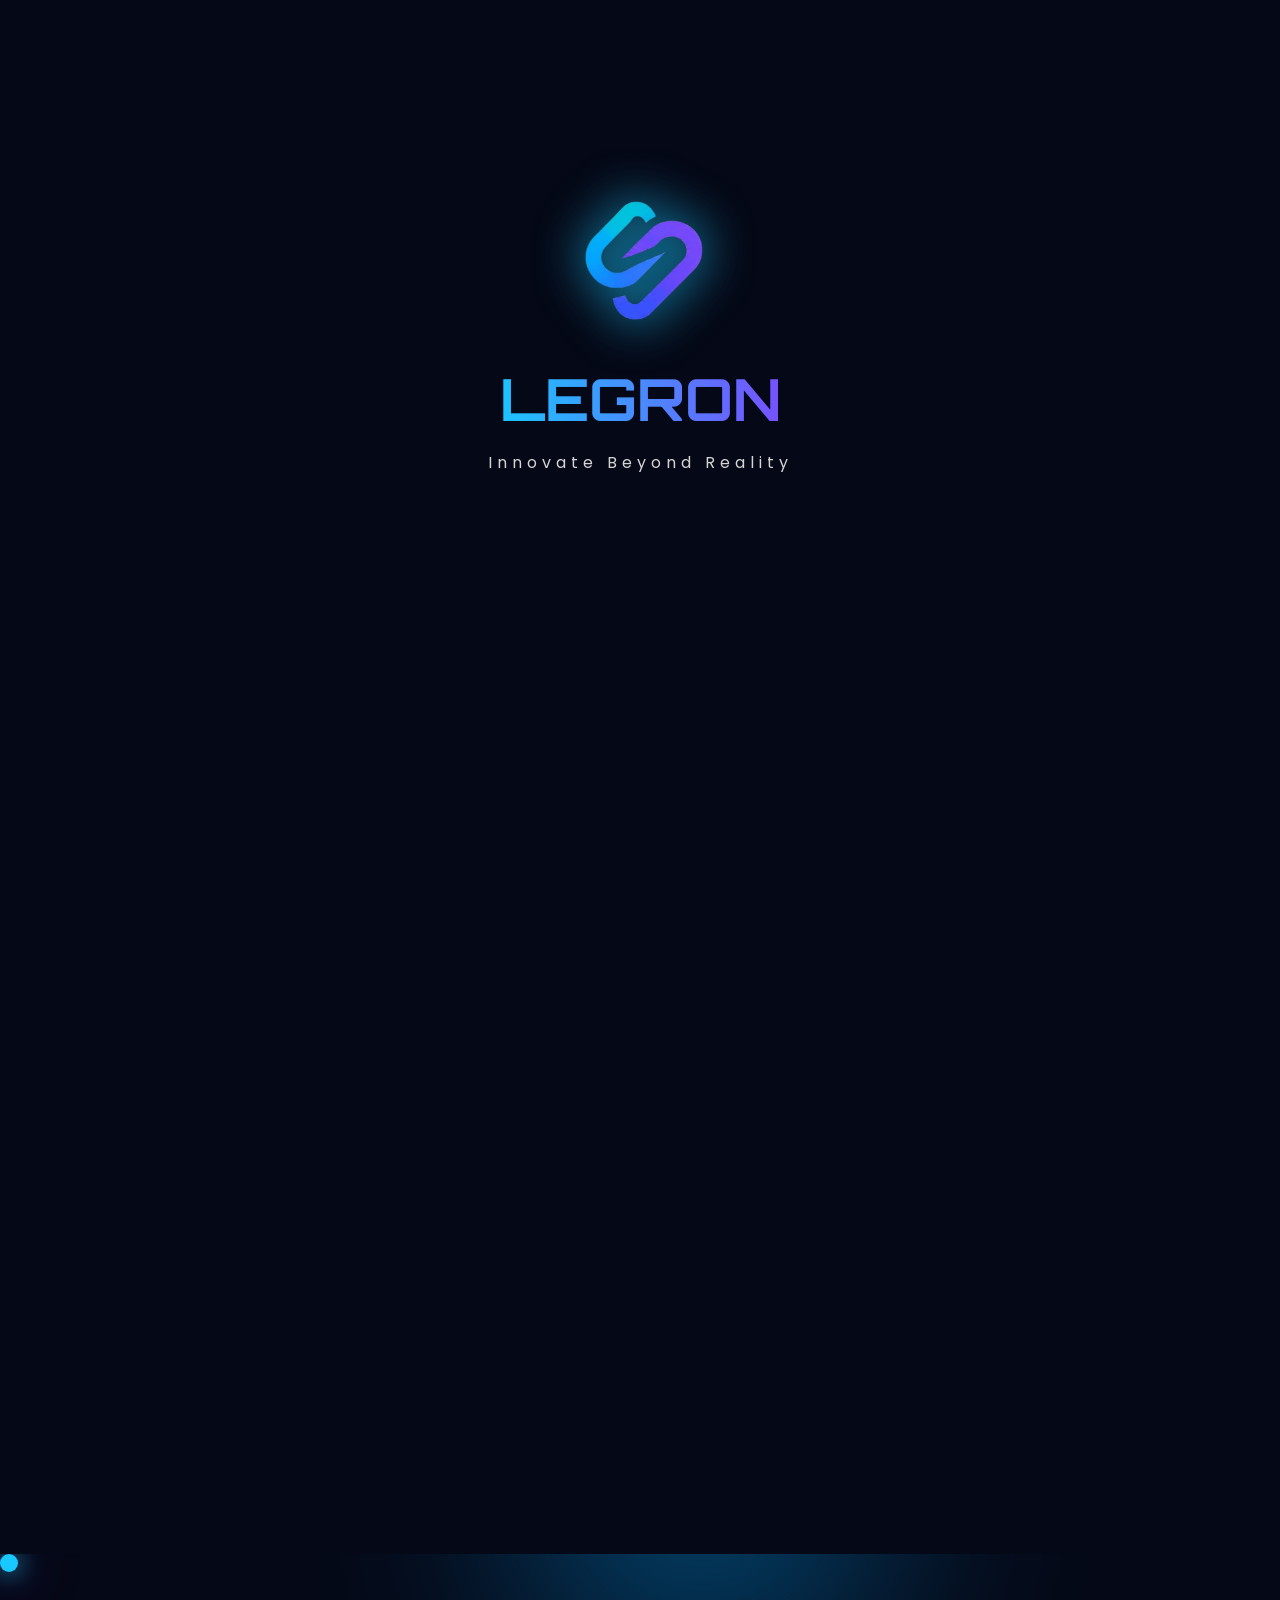
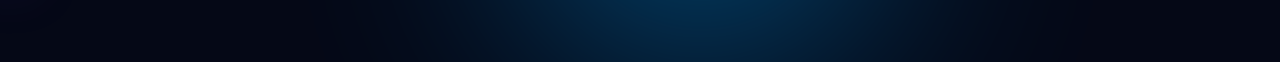
<file: index.html>
<!DOCTYPE html>
<html lang="en">
<head>

<meta charset="UTF-8">
<meta name="viewport" content="width=device-width, initial-scale=1.0">

<title>LEGRON | Innovate Beyond Reality</title>

<link rel="preconnect" href="https://fonts.googleapis.com">
<link href="https://fonts.googleapis.com/css2?family=Orbitron:wght@500;700;900&family=Poppins:wght@300;400;600;700&display=swap" rel="stylesheet">

<link rel="stylesheet" href="style.css">

</head>

<body>

<!-- ================= SPLASH SCREEN ================= -->

<div id="loader">

    <div class="loader-content">

        <img src="logo.png" class="loader-logo" alt="LEGRON Logo">
            

        <h1 class="loader-text">LEGRON</h1>

        <p>Innovate Beyond Reality</p>

    </div>

</div>

<!-- ================= BACKGROUND ================= -->

<div class="bg-circle circle1"></div>
<div class="bg-circle circle2"></div>
<div class="bg-circle circle3"></div>

<!-- ================= NAVBAR ================= -->

<header>

<nav>

<div class="logo">

<img src="logo.png" alt="Logo">

<span>LEGRON</span>

</div>

<ul>

<li><a href="index.html" class="active">Home</a></li>

<li><a href="problem.html" >problem</a></li>

<li><a href="solution.html" >solution</a></li>

<li><a href="features.html" >features</a></li>

<li><a href="about.html">About</a></li>

<li><a href="contact.html">Contact</a></li>

</ul>

</nav>

</header>

<!-- ================= HERO ================= -->

<section class="hero">

<div class="hero-left">

    <h4>WELCOME TO LEGRON</h4>

    <h1>

    Innovate Beyond

    <span>Reality</span>

    </h1>

    <p>

    LEGRON is an AI-powered technology company delivering
    Artificial Intelligence, Automation, Machine Learning,
    Cloud Solutions, and futuristic digital products.

    </p>

<!-- </div> -->
<!-- 
    <div class="hero-right">

        <div class="glass-card">

            <h3>AI Dashboard</h3>

                <div class="stats">

                    <div>

                        <h2>0+</h2>

                        <p>Projects</p>

                    </div>

                        <div>

                        <h2>0+</h2>

                        <p>Clients</p>

                    </div>

                        <div>

                            <h2>0</h2>

                            <p>Success</p>

                        </div>

                </div>

        </div>

    </div>

    </section> -->


    <!-- ================= START BUTTON ================= -->

    <section class="start-section">

    <div class="water-ring"></div>

    <a href="problem.html" class="liquid-btn" id="startBtn">

    <span>START</span>

    <div class="shine"></div>

    <div class="wave"></div>

    </a>
</div>
    </section>

<!-- ================= FOOTER ================= -->

<footer>

<p>

© 2026 LEGRON Technologies. All Rights Reserved.

</p>

</footer>

<script src="script.js"></script>

</body>
</html>
</file>
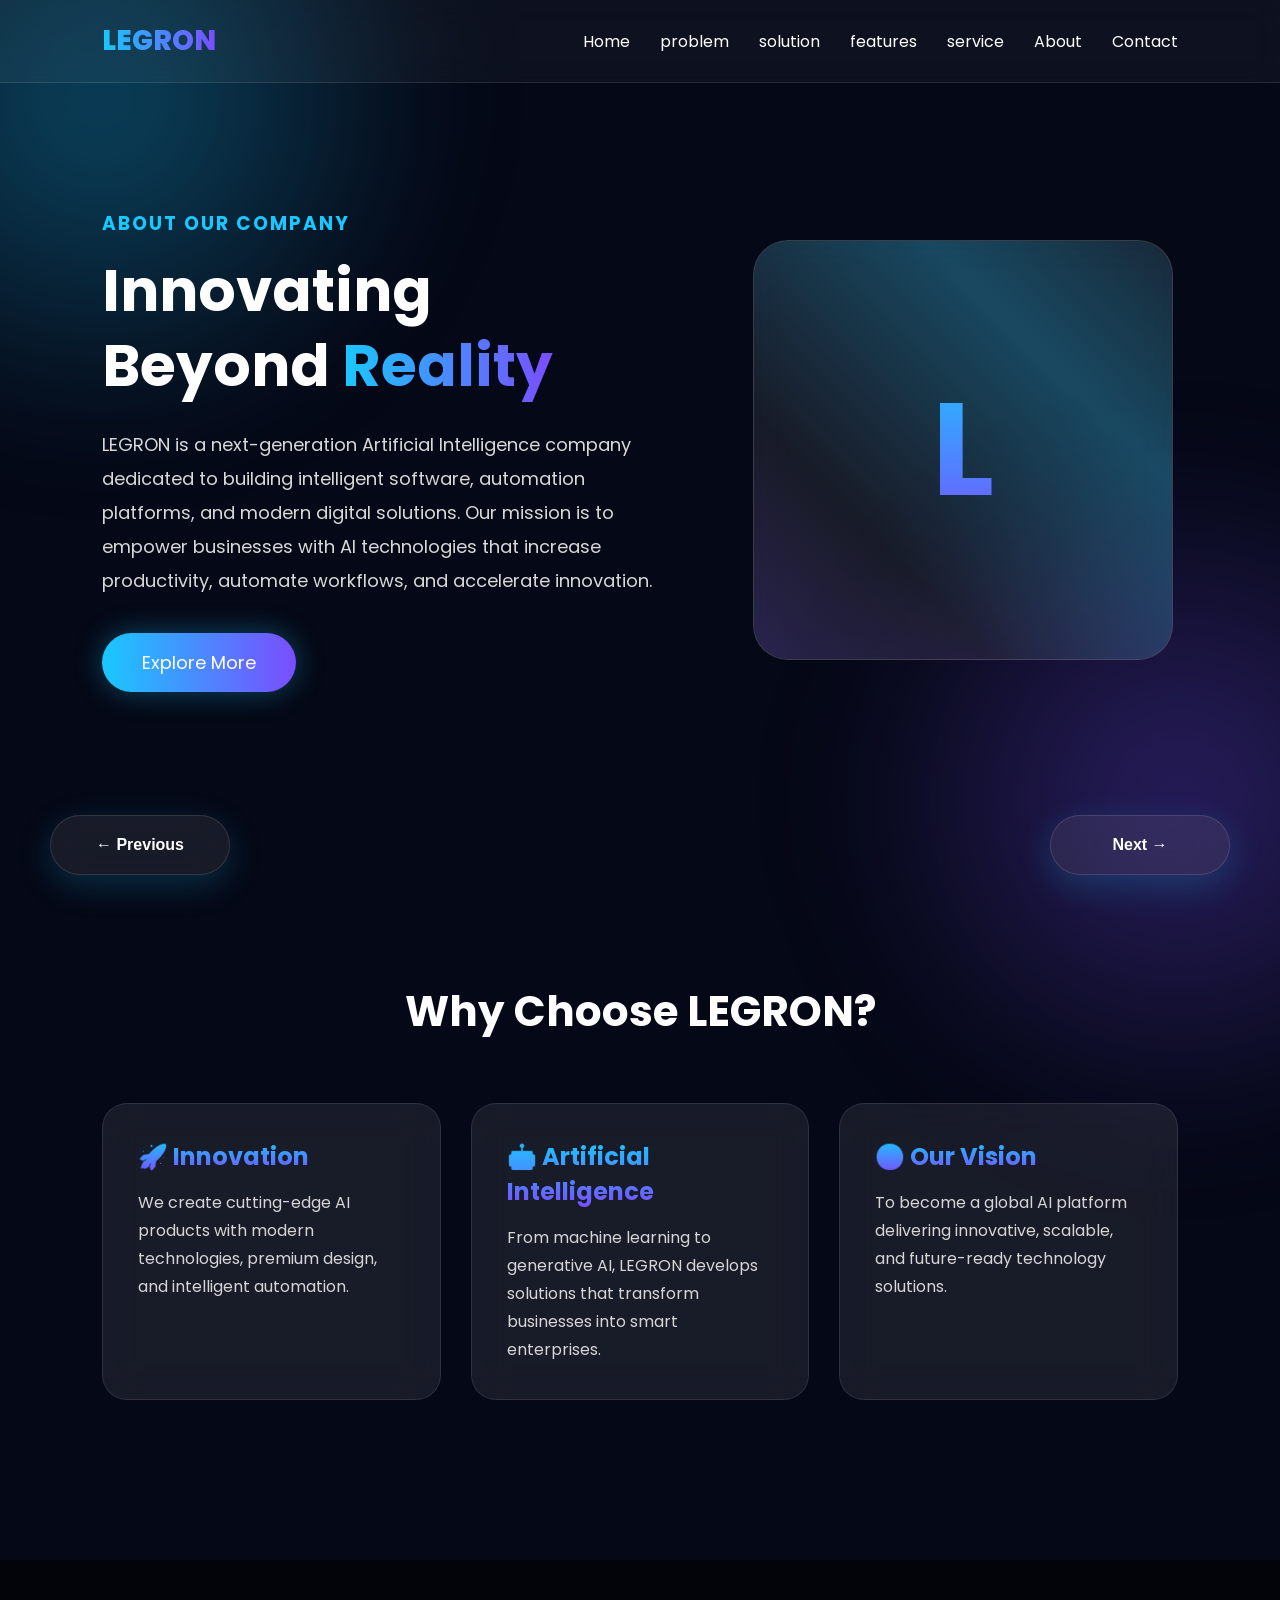
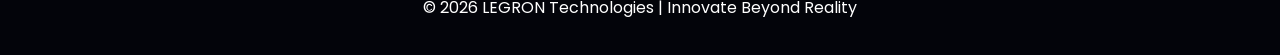
<file: about.html>
<!DOCTYPE html>
<html lang="en">
<head>
<meta charset="UTF-8">
<meta name="viewport" content="width=device-width, initial-scale=1.0">
<title>About | LEGRON</title>

<link href="https://fonts.googleapis.com/css2?family=Poppins:wght@300;400;600;700;800&display=swap" rel="stylesheet">

<style>

*{
margin:0;
padding:0;
box-sizing:border-box;
font-family:'Poppins',sans-serif;
}

body{

background:#050816;
overflow-x:hidden;
color:white;

}

/* Animated Background */

body::before{

content:"";
position:fixed;
width:700px;
height:700px;
background:radial-gradient(circle,#19c8ff55,transparent 70%);
top:-250px;
left:-250px;
filter:blur(60px);
animation:move1 10s infinite alternate;
z-index:-2;

}

body::after{

content:"";
position:fixed;
width:700px;
height:700px;
background:radial-gradient(circle,#7a4dff55,transparent 70%);
bottom:-250px;
right:-250px;
filter:blur(60px);
animation:move2 12s infinite alternate;
z-index:-2;

}

@keyframes move1{

100%{

transform:translate(150px,120px);

}

}

@keyframes move2{

100%{

transform:translate(-150px,-100px);

}

}

/* Navbar */

nav{

width:100%;
display:flex;
justify-content:space-between;
align-items:center;
padding:20px 8%;
position:fixed;
top:0;
background:rgba(255,255,255,.04);
backdrop-filter:blur(15px);
border-bottom:1px solid rgba(255,255,255,.1);
z-index:100;

}

.logo{

font-size:28px;
font-weight:800;
background:linear-gradient(90deg,#19c8ff,#7a4dff);
-webkit-background-clip:text;
-webkit-text-fill-color:transparent;

}

nav ul{

display:flex;
list-style:none;
gap:30px;

}

nav ul li a{

text-decoration:none;
color:white;
transition:.4s;

}

nav ul li a:hover{

color:#19c8ff;

}

/* Hero */

.hero{

min-height:100vh;
display:flex;
align-items:center;
justify-content:space-between;
padding:140px 8%;

}

.left{

width:52%;

}

.left h3{

color:#19c8ff;
letter-spacing:2px;
margin-bottom:15px;

}

.left h1{

font-size:58px;
line-height:75px;
margin-bottom:25px;

}

.left span{

background:linear-gradient(90deg,#19c8ff,#7a4dff);
-webkit-background-clip:text;
-webkit-text-fill-color:transparent;

}

.left p{

font-size:18px;
line-height:34px;
color:#d8d8d8;
margin-bottom:35px;

}

.btn{

padding:16px 40px;
border:none;
border-radius:40px;
font-size:18px;
cursor:pointer;
color:white;
background:linear-gradient(90deg,#19c8ff,#7a4dff);
box-shadow:0 0 30px #19c8ff55;
transition:.5s;

}

.btn:hover{

transform:translateY(-6px) scale(1.05);
box-shadow:0 0 45px #7a4dff;

}

/* Right */

.right{

width:40%;
display:flex;
justify-content:center;

}

.glass{

width:420px;
height:420px;
border-radius:35px;
background:rgba(255,255,255,.08);
backdrop-filter:blur(20px);
border:1px solid rgba(255,255,255,.15);
display:flex;
justify-content:center;
align-items:center;
position:relative;
animation:float 5s ease-in-out infinite;
overflow:hidden;

}

.glass::before{

content:"";
position:absolute;
width:180%;
height:180%;
background:linear-gradient(transparent,#19c8ff44,transparent,#7a4dff44);
transform:rotate(45deg);
animation:shine 6s linear infinite;

}

@keyframes shine{

100%{

transform:rotate(405deg);

}

}

.glass h2{

font-size:130px;
background:linear-gradient(#19c8ff,#7a4dff);
-webkit-background-clip:text;
-webkit-text-fill-color:transparent;
z-index:2;

}

@keyframes float{

50%{

transform:translateY(-20px);

}

}

/* Mission */

.section{

padding:80px 8%;

}

.title{

text-align:center;
font-size:42px;
margin-bottom:60px;

}

.cards{

display:grid;
grid-template-columns:repeat(auto-fit,minmax(280px,1fr));
gap:30px;

}

.card{

background:rgba(255,255,255,.08);
backdrop-filter:blur(18px);
border:1px solid rgba(255,255,255,.1);
padding:35px;
border-radius:25px;
transition:.5s;

}

.card:hover{

transform:translateY(-15px);
box-shadow:0 0 35px #19c8ff55;

}

.card h2{

margin-bottom:15px;
background:linear-gradient(#19c8ff,#7a4dff);
-webkit-background-clip:text;
-webkit-text-fill-color:transparent;

}

.card p{

line-height:28px;
color:#d6d6d6;

}
/*==================================================
        PAGE NAVIGATION
==================================================*/

.page-navigation{

position:fixed;

bottom:25px;

left:0;

width:100%;

display:flex;

justify-content:space-between;

padding:0 40px;

pointer-events:none;

z-index:999;

}

.nav-page{

pointer-events:auto;

display:flex;

justify-content:center;

align-items:center;

width:180px;

height:60px;

text-decoration:none;

font-family:'Orbitron',sans-serif;

font-size:16px;

font-weight:600;

color:#ffffff;

background:rgba(255,255,255,.08);

backdrop-filter:blur(20px);

border:1px solid rgba(255,255,255,.12);

border-radius:50px;

transition:.4s;

box-shadow:

0 10px 35px rgba(25,200,255,.2);

overflow:hidden;

position:relative;

}

.nav-page::before{

content:"";

position:absolute;

left:-100%;

top:0;

width:100%;

height:100%;

background:linear-gradient(

90deg,

transparent,

rgba(255,255,255,.25),

transparent

);

transition:.6s;

}

.nav-page:hover::before{

left:100%;

}

.nav-page:hover{

transform:translateY(-6px);

background:linear-gradient(135deg,#19C8FF,#7A4DFF);

box-shadow:

0 0 35px rgba(25,200,255,.55),

0 0 60px rgba(122,77,255,.45);

}

.prev{

margin-left:10px;

}

.next{

margin-right:10px;

}

/* Footer */

footer{

padding:35px;
text-align:center;
background:#03040a;
margin-top:80px;

}

</style>
</head>

<body>

<nav>

<div class="logo">LEGRON</div>

<ul>

<li><a href="index.html">Home</a></li>

<li><a href="problem.html">problem</a></li>

<li><a href="solution.html">solution</a></li>

<li><a href="features.html">features</a></li>

<li><a href="services.html">service</a></li>

<li><a href="about.html">About</a></li>

<li><a href="contact.html">Contact</a></li>

</ul>

</nav>

<section class="hero">

<div class="left">

<h3>ABOUT OUR COMPANY</h3>

<h1>Innovating Beyond <span>Reality</span></h1>

<p>

LEGRON is a next-generation Artificial Intelligence company dedicated to
building intelligent software, automation platforms, and modern digital
solutions. Our mission is to empower businesses with AI technologies that
increase productivity, automate workflows, and accelerate innovation.

</p>

<button class="btn">Explore More</button>

</div>

<div class="right">

<div class="glass">

<h2>L</h2>

</div>

</div>

</section>

<section class="section">

<h1 class="title">Why Choose LEGRON?</h1>

<div class="cards">

<div class="card">

<h2>🚀 Innovation</h2>

<p>

We create cutting-edge AI products with modern technologies,
premium design, and intelligent automation.

</p>

</div>

<div class="card">

<h2>🤖 Artificial Intelligence</h2>

<p>

From machine learning to generative AI,
LEGRON develops solutions that transform
businesses into smart enterprises.

</p>

</div>

<div class="card">

<h2>🌍 Our Vision</h2>

<p>

To become a global AI platform delivering
innovative, scalable, and future-ready
technology solutions.

</p>

</div>

</div>

</section>
<!--================ PAGE NAVIGATION ================-->

<div class="page-navigation">

<a href="services.html" class="nav-page prev">

← Previous

</a>

<a href="contact.html" class="nav-page next">

Next →

</a>

</div>


<footer>

© 2026 LEGRON Technologies | Innovate Beyond Reality

</footer>

</body>
</html>
</file>
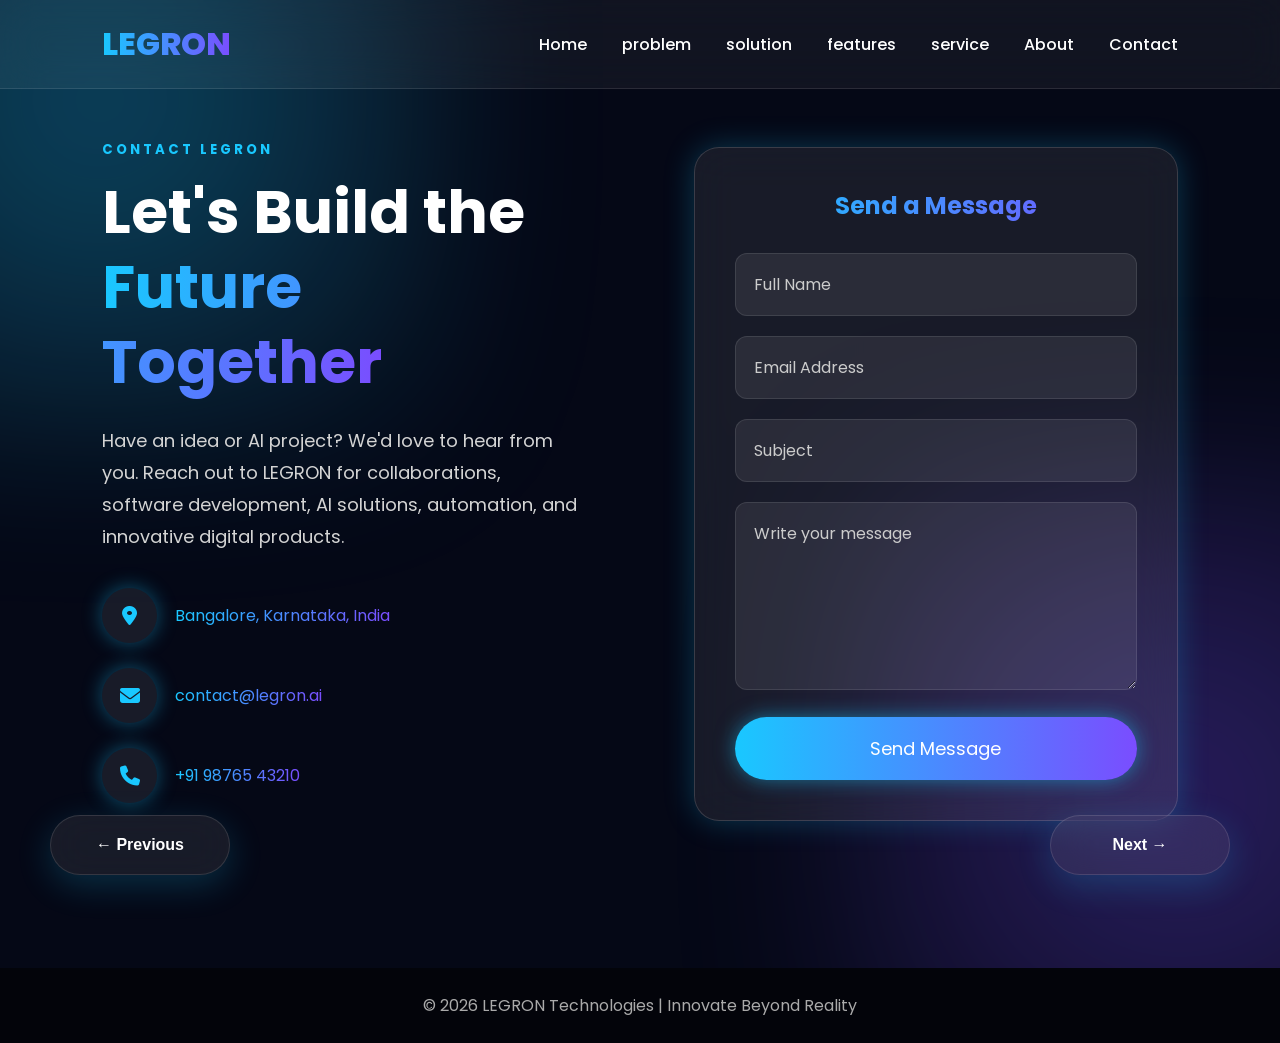
<file: contact.html>
<!DOCTYPE html>
<html lang="en">
<head>
<meta charset="UTF-8">
<meta name="viewport" content="width=device-width, initial-scale=1.0">

<title>LEGRON | Contact Us</title>

<link href="https://fonts.googleapis.com/css2?family=Poppins:wght@300;400;500;600;700;800&display=swap" rel="stylesheet">

<link rel="stylesheet"
href="https://cdnjs.cloudflare.com/ajax/libs/font-awesome/6.5.2/css/all.min.css">

<style>

*{
margin:0;
padding:0;
box-sizing:border-box;
font-family:'Poppins',sans-serif;
}

html{
scroll-behavior:smooth;
}

body{
background:#050816;
color:white;
overflow-x:hidden;
}

/* ===========================
BACKGROUND
=========================== */

body::before{

content:"";
position:fixed;
width:700px;
height:700px;
background:radial-gradient(circle,#19C8FF55,transparent);
top:-250px;
left:-250px;
filter:blur(80px);
animation:move1 8s infinite alternate;
z-index:-2;

}

body::after{

content:"";
position:fixed;
width:700px;
height:700px;
background:radial-gradient(circle,#7A4DFF55,transparent);
bottom:-250px;
right:-250px;
filter:blur(80px);
animation:move2 10s infinite alternate;
z-index:-2;

}

@keyframes move1{
100%{
transform:translate(150px,120px);
}
}

@keyframes move2{
100%{
transform:translate(-150px,-120px);
}
}

/* ===========================
NAVBAR
=========================== */

nav{

width:100%;
padding:20px 8%;
display:flex;
justify-content:space-between;
align-items:center;

position:fixed;
top:0;

background:rgba(255,255,255,.05);
backdrop-filter:blur(20px);

border-bottom:1px solid rgba(255,255,255,.1);

z-index:999;

}

.logo{

font-size:32px;
font-weight:800;

background:linear-gradient(90deg,#19C8FF,#7A4DFF);
-webkit-background-clip:text;
-webkit-text-fill-color:transparent;

}

nav ul{

display:flex;
gap:35px;
list-style:none;

}

nav ul li a{

text-decoration:none;
color:white;
font-weight:500;
transition:.4s;

}

nav ul li a:hover{

color:#19C8FF;

}

/* ===========================
CONTACT
=========================== */

.contact{

min-height:100vh;

display:flex;
justify-content:space-between;
align-items:center;

padding:140px 8%;

gap:60px;

}

/* LEFT */

.left{

width:45%;

}

.left h5{

color:#19C8FF;
letter-spacing:3px;
margin-bottom:15px;

}

.left h1{

font-size:60px;
line-height:75px;
margin-bottom:25px;

}

.left span{

background:linear-gradient(90deg,#19C8FF,#7A4DFF);
-webkit-background-clip:text;
-webkit-text-fill-color:transparent;

}

.left p{

font-size:18px;
line-height:32px;
color:#d4d4d4;
margin-bottom:35px;

}

.info{

margin-top:35px;

}

.info div{

display:flex;
align-items:center;
margin-bottom:25px;

}

.info i{

width:55px;
height:55px;

border-radius:50%;

display:flex;
justify-content:center;
align-items:center;

background:rgba(255,255,255,.08);

margin-right:18px;

font-size:20px;

color:#19C8FF;

box-shadow:0 0 20px rgba(25,200,255,.4);

}

/* RIGHT */

.right{

width:45%;

background:rgba(255,255,255,.08);

backdrop-filter:blur(20px);

border:1px solid rgba(255,255,255,.15);

border-radius:25px;

padding:40px;

box-shadow:0 0 30px rgba(25,200,255,.25);

}

.right h2{

text-align:center;
margin-bottom:30px;

background:linear-gradient(90deg,#19C8FF,#7A4DFF);

-webkit-background-clip:text;
-webkit-text-fill-color:transparent;

}

input,
textarea{

width:100%;
padding:18px;

margin-bottom:20px;

background:rgba(255,255,255,.08);

border:1px solid rgba(255,255,255,.1);

border-radius:12px;

color:white;

font-size:16px;

outline:none;

}

input::placeholder,
textarea::placeholder{

color:#cccccc;

}

button{

width:100%;

padding:18px;

border:none;

border-radius:50px;

font-size:18px;

cursor:pointer;

color:white;

background:linear-gradient(90deg,#19C8FF,#7A4DFF);

transition:.4s;

box-shadow:0 0 20px rgba(25,200,255,.5);

}

button:hover{

transform:translateY(-5px);

box-shadow:0 0 40px #7A4DFF;

}
/*==================================================
        PAGE NAVIGATION
==================================================*/

.page-navigation{

position:fixed;

bottom:25px;

left:0;

width:100%;

display:flex;

justify-content:space-between;

padding:0 40px;

pointer-events:none;

z-index:999;

}

.nav-page{

pointer-events:auto;

display:flex;

justify-content:center;

align-items:center;

width:180px;

height:60px;

text-decoration:none;

font-family:'Orbitron',sans-serif;

font-size:16px;

font-weight:600;

color:#ffffff;

background:rgba(255,255,255,.08);

backdrop-filter:blur(20px);

border:1px solid rgba(255,255,255,.12);

border-radius:50px;

transition:.4s;

box-shadow:

0 10px 35px rgba(25,200,255,.2);

overflow:hidden;

position:relative;

}

.nav-page::before{

content:"";

position:absolute;

left:-100%;

top:0;

width:100%;

height:100%;

background:linear-gradient(

90deg,

transparent,

rgba(255,255,255,.25),

transparent

);

transition:.6s;

}

.nav-page:hover::before{

left:100%;

}

.nav-page:hover{

transform:translateY(-6px);

background:linear-gradient(135deg,#19C8FF,#7A4DFF);

box-shadow:

0 0 35px rgba(25,200,255,.55),

0 0 60px rgba(122,77,255,.45);

}

.prev{

margin-left:10px;

}

.next{

margin-right:10px;

}


/* FOOTER */

footer{

padding:25px;

text-align:center;

background:#03040A;

color:#aaa;

}

/* Responsive */

@media(max-width:900px){

.contact{

flex-direction:column;
padding-top:120px;

}

.left,
.right{

width:100%;

}

.left h1{

font-size:42px;
line-height:55px;

}

nav{

flex-direction:column;
gap:15px;

}

nav ul{

gap:20px;

}

}

</style>

</head>

<body>

<nav>

<div class="logo">

LEGRON

</div>

<ul>

<li><a href="index.html">Home</a></li>

<li><a href="problem.html">problem</a></li>

<li><a href="solution.html">solution</a></li>

<li><a href="features.html">features</a></li>

<li><a href="services.html">service</a></li>

<li><a href="about.html">About</a></li>

<li><a href="contact.html">Contact</a></li>

</ul>

</nav>

<section class="contact">

<div class="left">

<h5>CONTACT LEGRON</h5>

<h1>

Let's Build the

<span>Future Together</span>

</h1>

<p>

Have an idea or AI project? We'd love to hear from you.
Reach out to LEGRON for collaborations, software development,
AI solutions, automation, and innovative digital products.

</p>

<div class="info">

<div>

<i class="fa-solid fa-location-dot"></i>

<span>Bangalore, Karnataka, India</span>

</div>

<div>

<i class="fa-solid fa-envelope"></i>

<span>contact@legron.ai</span>

</div>

<div>

<i class="fa-solid fa-phone"></i>

<span>+91 98765 43210</span>

</div>

</div>

</div>

<div class="right">

<h2>Send a Message</h2>

<form>

<input type="text" placeholder="Full Name" required>

<input type="email" placeholder="Email Address" required>

<input type="text" placeholder="Subject">

<textarea rows="6" placeholder="Write your message"></textarea>

<button type="submit">

Send Message

</button>

</form>

</div>

</section>
<!--================ PAGE NAVIGATION ================-->

<div class="page-navigation">

<a href="about.html" class="nav-page prev">

← Previous

</a>

<a href="thank.html" class="nav-page next">

Next →

</a>

</div>

<footer>

© 2026 LEGRON Technologies | Innovate Beyond Reality

</footer>

</body>
</html>
</file>
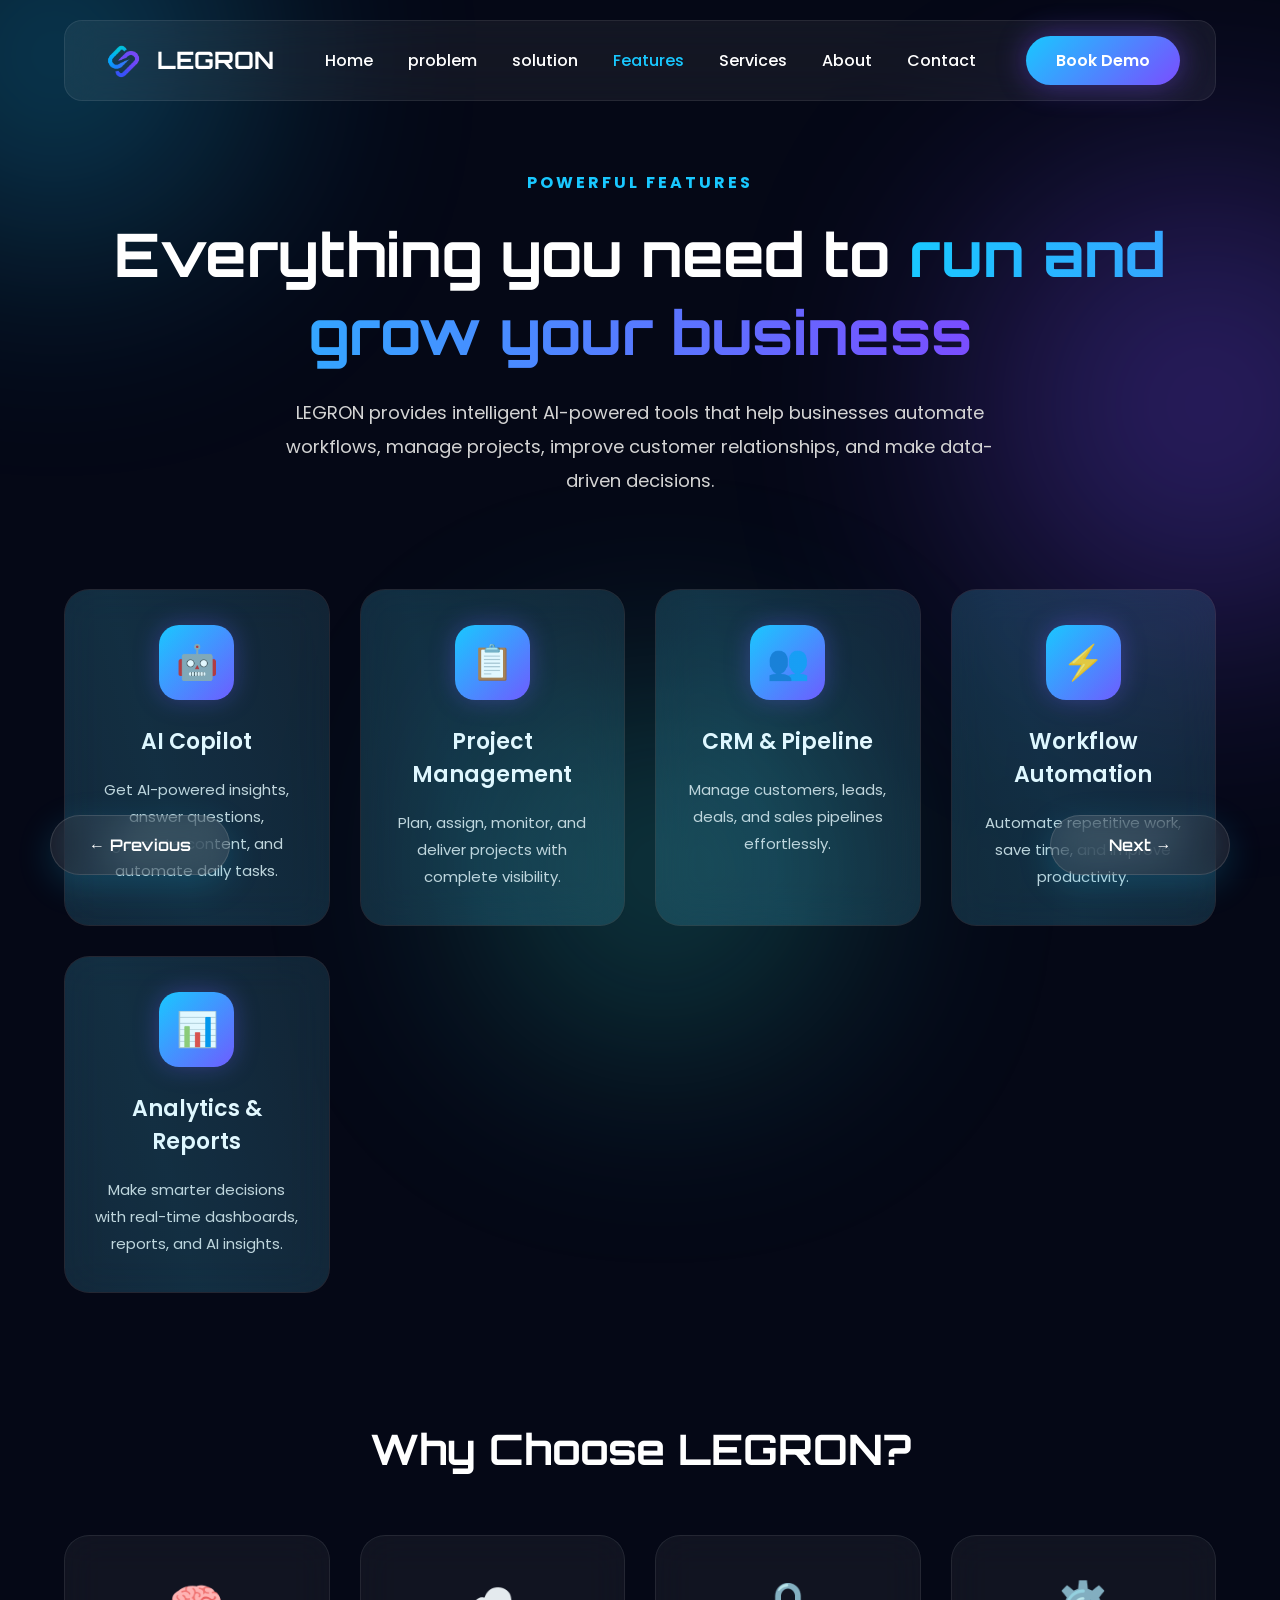
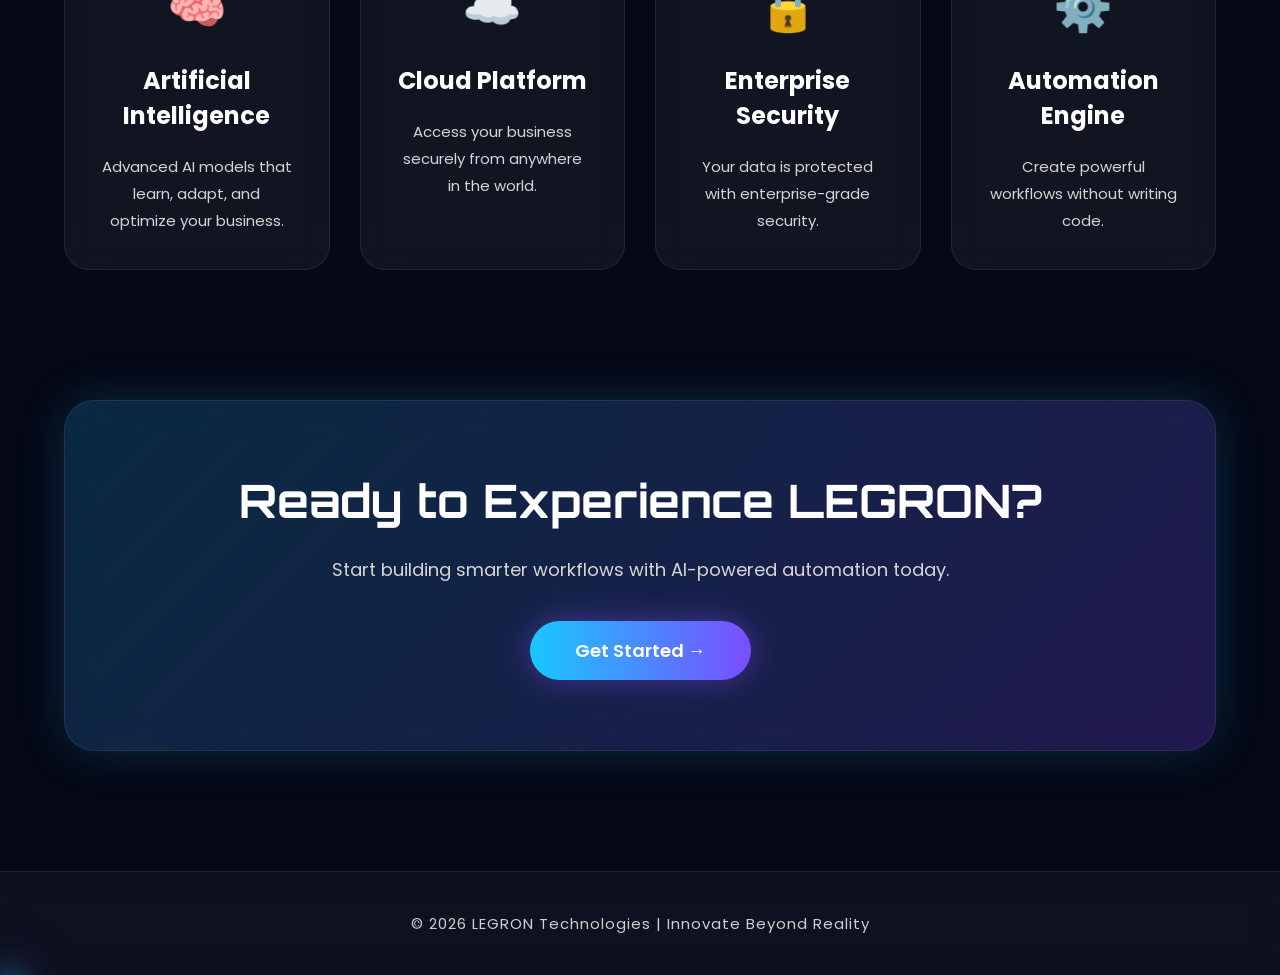
<file: features.html>
<!DOCTYPE html>
<html lang="en">

<head>

<meta charset="UTF-8">
<meta name="viewport" content="width=device-width, initial-scale=1.0">

<title>LEGRON | Features</title>

<link rel="preconnect" href="https://fonts.googleapis.com">

<link href="https://fonts.googleapis.com/css2?family=Orbitron:wght@500;700;900&family=Poppins:wght@300;400;500;600;700&display=swap" rel="stylesheet">

<link rel="stylesheet" href="features.css">

</head>

<body>

<!--================ BACKGROUND =================-->

<div class="bg-circle circle1"></div>
<div class="bg-circle circle2"></div>
<div class="bg-circle circle3"></div>

<!--================ NAVBAR =================-->

<header>

<nav>

<div class="logo">

<img src="logo.png" alt="LEGRON Logo">

<span>LEGRON</span>

</div>

<ul>

<li><a href="index.html">Home</a></li>

<li><a href="problem.html">problem</a></li>

<li><a href="solution.html">solution</a></li>

<li><a href="features.html" class="active">Features</a></li>

<li><a href="services.html">Services</a></li>

<li><a href="about.html">About</a></li>

<li><a href="contact.html">Contact</a></li>

</ul>

<a href="contact.html" class="demo-btn">

Book Demo

</a>

</nav>

</header>

<!--================ HERO =================-->

<section class="hero">

<h4>POWERFUL FEATURES</h4>

<h1>

Everything you need to

<span>run and grow your business</span>

</h1>

<p>

LEGRON provides intelligent AI-powered tools that help businesses automate workflows,
manage projects, improve customer relationships, and make data-driven decisions.

</p>

</section>

<!--================ FEATURES =================-->

<section class="features">

<div class="feature-card">

<div class="icon">🤖</div>

<h3>AI Copilot</h3>

<p>

Get AI-powered insights, answer questions,
generate content, and automate daily tasks.

</p>

</div>

<div class="feature-card">

<div class="icon">📋</div>

<h3>Project Management</h3>

<p>

Plan, assign, monitor, and deliver projects
with complete visibility.

</p>

</div>

<div class="feature-card">

<div class="icon">👥</div>

<h3>CRM & Pipeline</h3>

<p>

Manage customers, leads, deals,
and sales pipelines effortlessly.

</p>

</div>

<div class="feature-card">

<div class="icon">⚡</div>

<h3>Workflow Automation</h3>

<p>

Automate repetitive work,
save time,
and improve productivity.

</p>

</div>

<div class="feature-card">

<div class="icon">📊</div>

<h3>Analytics & Reports</h3>

<p>

Make smarter decisions with
real-time dashboards,
reports, and AI insights.

</p>

</div>

</section>

<!--================ EXTRA FEATURES =================-->

<section class="advanced">

<h2>

Why Choose LEGRON?

</h2>

<div class="advanced-grid">

<div class="advanced-card">

🧠

<h3>Artificial Intelligence</h3>

<p>

Advanced AI models that learn,
adapt, and optimize your business.

</p>

</div>

<div class="advanced-card">

☁️

<h3>Cloud Platform</h3>

<p>

Access your business securely
from anywhere in the world.

</p>

</div>

<div class="advanced-card">

🔒

<h3>Enterprise Security</h3>

<p>

Your data is protected with
enterprise-grade security.

</p>

</div>

<div class="advanced-card">

⚙️

<h3>Automation Engine</h3>

<p>

Create powerful workflows
without writing code.

</p>

</div>

</div>

</section>

<!--================ CTA =================-->

<section class="cta">

<h2>

Ready to Experience LEGRON?

</h2>

<p>

Start building smarter workflows
with AI-powered automation today.

</p>

<a href="contact.html" class="cta-btn">

Get Started →

</a>

</section>

<!--================ PAGE NAVIGATION =================-->

<div class="page-navigation">

<a href="solution.html" class="nav-page prev">

← Previous

</a>

<a href="services.html" class="nav-page next">

Next →

</a>

</div>

<!--================ FOOTER =================-->

<footer>

<p>

© 2026 LEGRON Technologies | Innovate Beyond Reality

</p>

</footer>

<script src="features.js"></script>

</body>

</html>
</file>
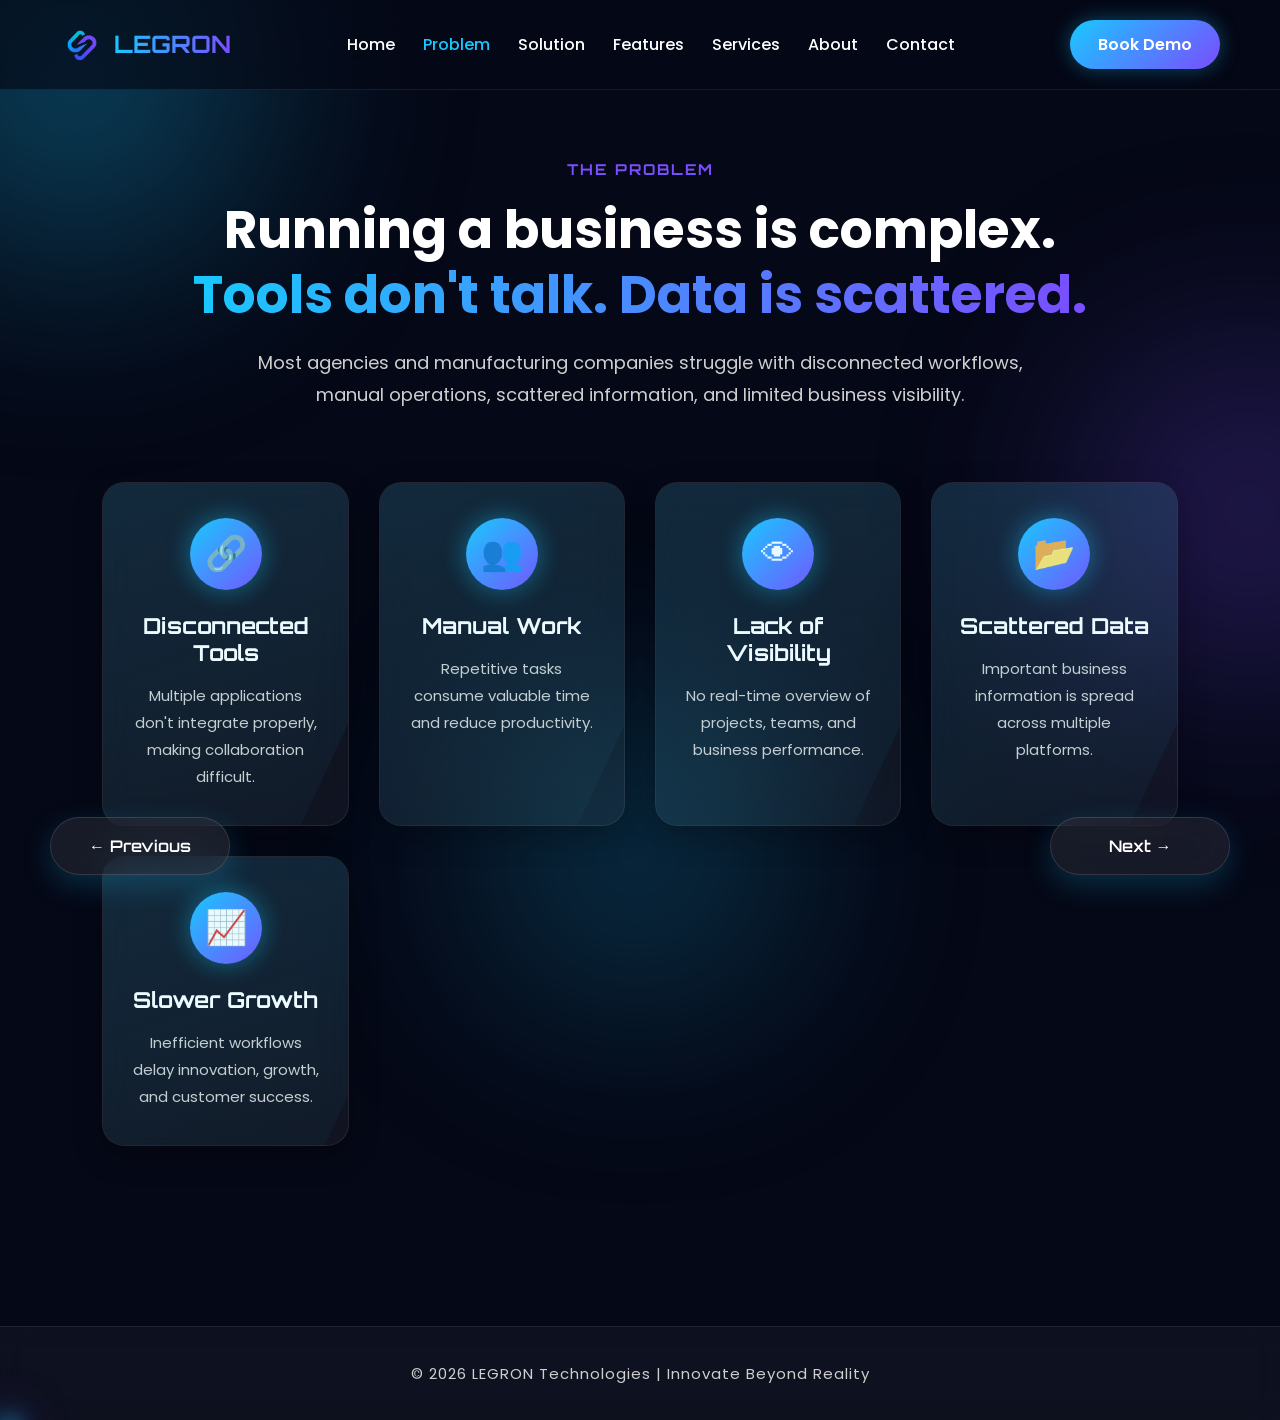
<file: problem.html>
<!DOCTYPE html>
<html lang="en">

<head>

<meta charset="UTF-8">
<meta name="viewport" content="width=device-width, initial-scale=1.0">

<title>LEGRON | Problems We Solve</title>

<link rel="preconnect" href="https://fonts.googleapis.com">

<link href="https://fonts.googleapis.com/css2?family=Orbitron:wght@500;700;900&family=Poppins:wght@300;400;500;600;700&display=swap" rel="stylesheet">

<link rel="stylesheet" href="problem.css">

</head>

<body>

<!--================ BACKGROUND ================-->

<div class="bg-circle circle1"></div>
<div class="bg-circle circle2"></div>
<div class="bg-circle circle3"></div>

<!--================ HEADER ================-->

<header>

<nav>

<div class="logo">

<img src="logo.png" alt="LEGRON Logo">

<span>LEGRON</span>

</div>

<ul>

<li><a href="index.html">Home</a></li>

<li><a href="problem.html" class="active">Problem</a></li>

<li><a href="solution.html">Solution</a></li>

<li><a href="features.html">Features</a></li>

<li><a href="services.html">Services</a></li>

<li><a href="about.html">About</a></li>

<li><a href="contact.html">Contact</a></li>

</ul>

<a href="contact.html" class="demo-btn">

Book Demo

</a>

</nav>

</header>

<!--================ HERO ================-->

<section class="problem-page">

<div class="title">

<h5>THE PROBLEM</h5>

<h1>

Running a business is complex.<br>

<span>Tools don't talk. Data is scattered.</span>

</h1>

<p>

Most agencies and manufacturing companies struggle with disconnected workflows,
manual operations, scattered information, and limited business visibility.

</p>

</div>

<!--================ PROBLEM CARDS ================-->

<div class="problem-grid">

<div class="problem-card">

<div class="icon">🔗</div>

<h3>Disconnected Tools</h3>

<p>

Multiple applications don't integrate properly,
making collaboration difficult.

</p>

</div>

<div class="problem-card">

<div class="icon">👥</div>

<h3>Manual Work</h3>

<p>

Repetitive tasks consume valuable time
and reduce productivity.

</p>

</div>

<div class="problem-card">

<div class="icon">👁</div>

<h3>Lack of Visibility</h3>

<p>

No real-time overview of projects,
teams, and business performance.

</p>

</div>

<div class="problem-card">

<div class="icon">📂</div>

<h3>Scattered Data</h3>

<p>

Important business information
is spread across multiple platforms.

</p>

</div>

<div class="problem-card">

<div class="icon">📈</div>

<h3>Slower Growth</h3>

<p>

Inefficient workflows delay innovation,
growth, and customer success.

</p>

</div>

</div>

</section>

<!--================ PAGE NAVIGATION ================-->

<div class="page-navigation">

<a href="index.html" class="nav-page prev">

← Previous

</a>

<a href="solution.html" class="nav-page next">

Next →

</a>

</div>

<!--================ FOOTER ================-->

<footer>

<p>

© 2026 LEGRON Technologies | Innovate Beyond Reality

</p>

</footer>

<script src="problem.js"></script>

</body>

</html>
</file>
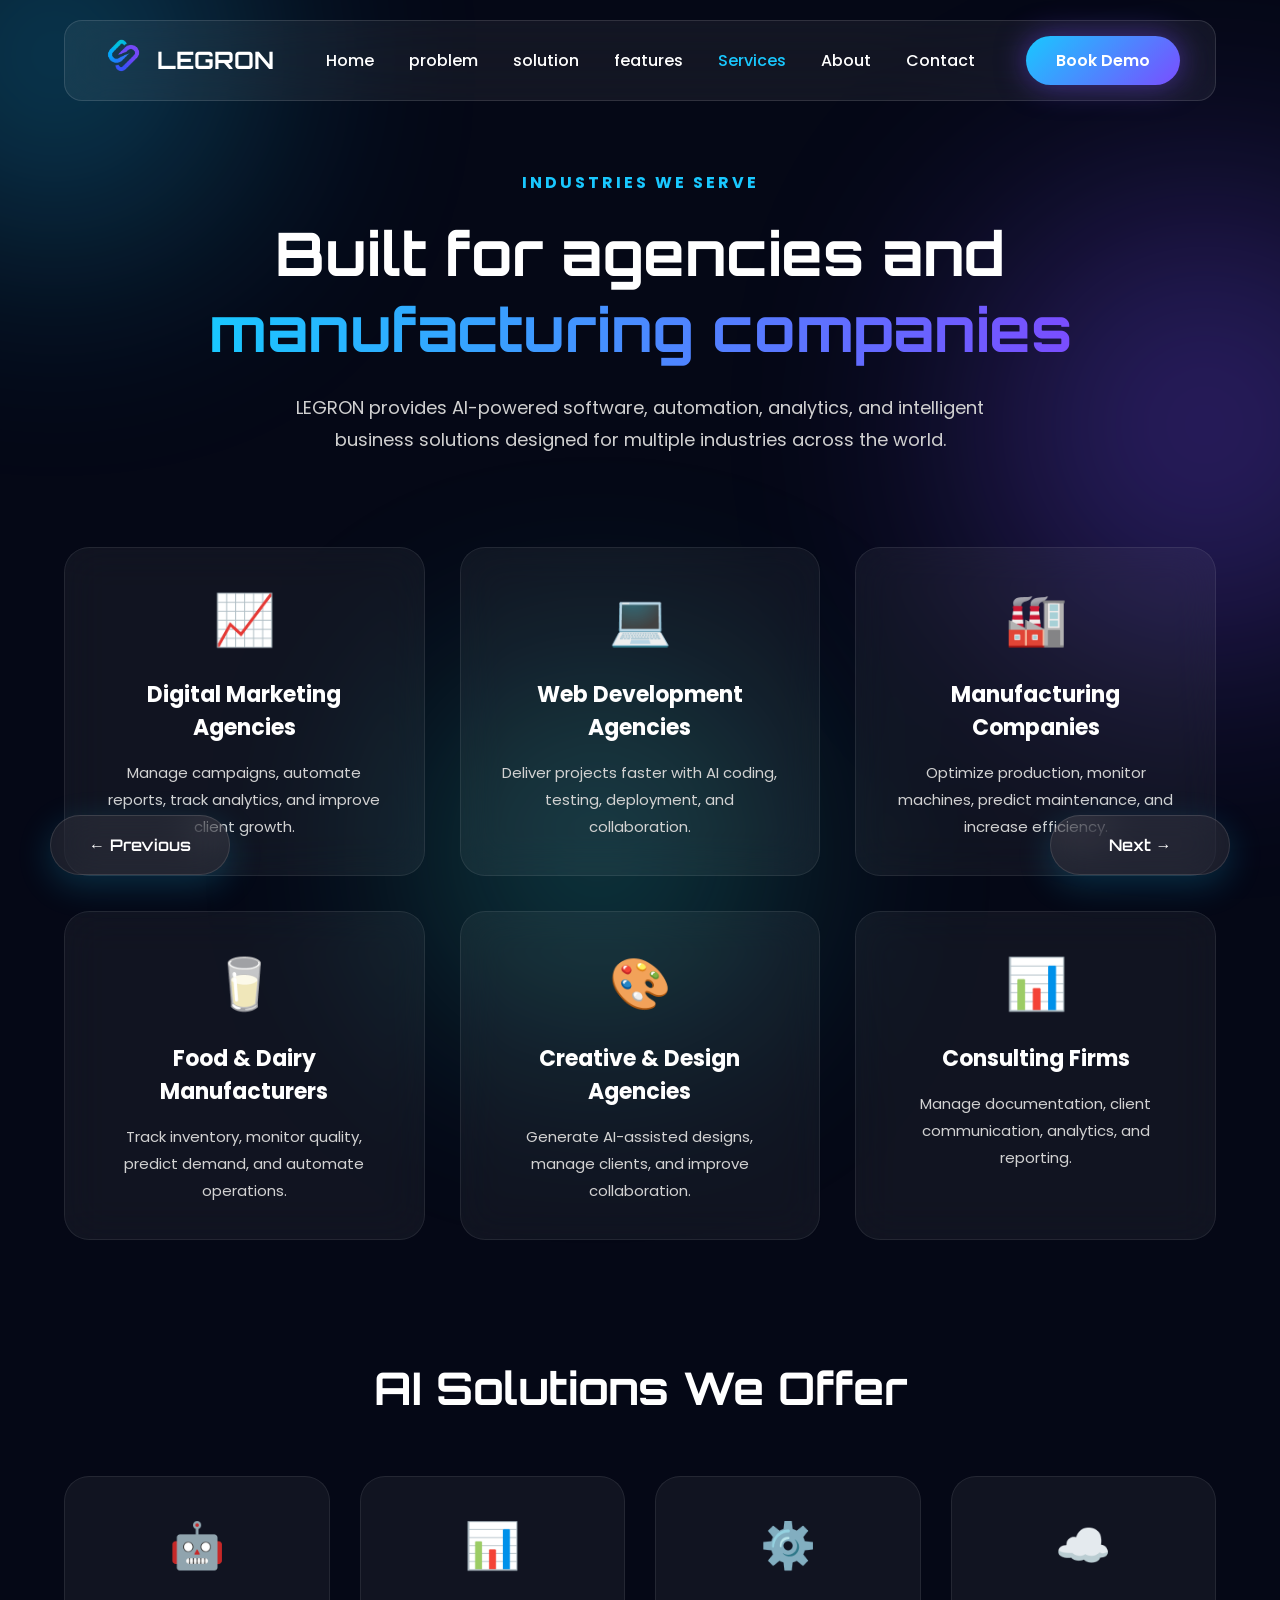
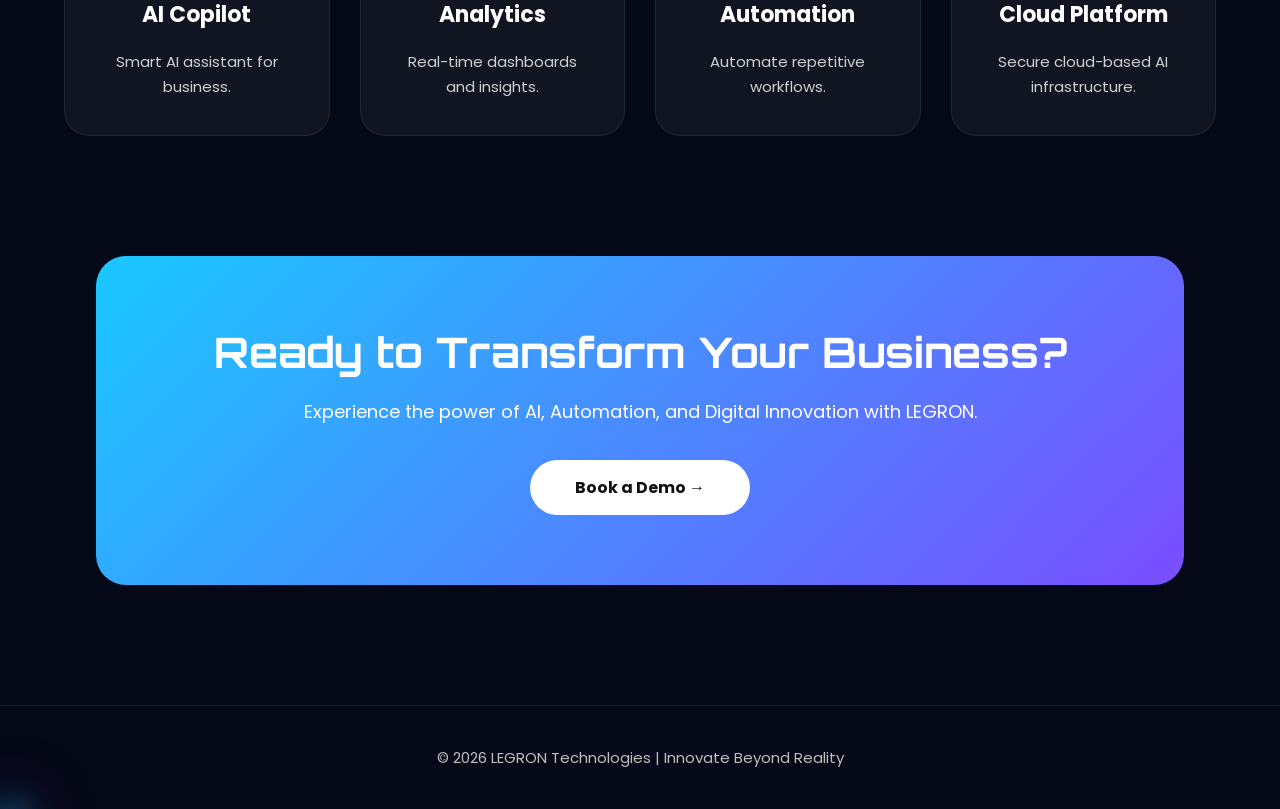
<file: services.html>
<!DOCTYPE html>
<html lang="en">

<head>

<meta charset="UTF-8">
<meta name="viewport" content="width=device-width, initial-scale=1.0">

<title>LEGRON | Services</title>

<link rel="preconnect" href="https://fonts.googleapis.com">

<link href="https://fonts.googleapis.com/css2?family=Orbitron:wght@500;700;900&family=Poppins:wght@300;400;500;600;700&display=swap" rel="stylesheet">

<link rel="stylesheet" href="services.css">

</head>

<body>

<!--================ BACKGROUND =================-->

<div class="bg-circle circle1"></div>
<div class="bg-circle circle2"></div>
<div class="bg-circle circle3"></div>

<!--================ NAVBAR =================-->

<header>

<nav>

<div class="logo">

  <img src="logo.png" alt="LEGRON Logo">

<span>LEGRON</span>

</div>

<ul>

<li><a href="index.html">Home</a></li>

<li><a href="problem.html">problem</a></li>

<li><a href="solution.html">solution</a></li>

<li><a href="features.html">features</a></li>

<li><a href="services.html" class="active">Services</a></li>

<li><a href="about.html">About</a></li>

<li><a href="contact.html">Contact</a></li>

</ul>

<a href="contact.html" class="demo-btn">

Book Demo

</a>

</nav>

</header>

<!--================ HERO =================-->

<section class="hero">

<h4>INDUSTRIES WE SERVE</h4>

<h1>

Built for agencies and

<span>manufacturing companies</span>

</h1>

<p>

LEGRON provides AI-powered software, automation, analytics,
and intelligent business solutions designed for multiple
industries across the world.

</p>

</section>

<!--================ SERVICES =================-->

<section class="services">

<div class="card">

<div class="icon">📈</div>

<h3>Digital Marketing Agencies</h3>

<p>

Manage campaigns, automate reports,
track analytics, and improve client growth.

</p>

</div>

<div class="card">

<div class="icon">💻</div>

<h3>Web Development Agencies</h3>

<p>

Deliver projects faster with AI coding,
testing, deployment, and collaboration.

</p>

</div>

<div class="card">

<div class="icon">🏭</div>

<h3>Manufacturing Companies</h3>

<p>

Optimize production, monitor machines,
predict maintenance, and increase efficiency.

</p>

</div>

<div class="card">

<div class="icon">🥛</div>

<h3>Food & Dairy Manufacturers</h3>

<p>

Track inventory, monitor quality,
predict demand, and automate operations.

</p>

</div>

<div class="card">

<div class="icon">🎨</div>

<h3>Creative & Design Agencies</h3>

<p>

Generate AI-assisted designs,
manage clients, and improve collaboration.

</p>

</div>

<div class="card">

<div class="icon">📊</div>

<h3>Consulting Firms</h3>

<p>

Manage documentation,
client communication,
analytics, and reporting.

</p>

</div>

</section>

<!--================ AI SOLUTIONS =================-->

<section class="solutions">

<h2>

AI Solutions We Offer

</h2>

<div class="solution-grid">

<div class="solution-box">

🤖

<h3>AI Copilot</h3>

<p>

Smart AI assistant for business.

</p>

</div>

<div class="solution-box">

📊

<h3>Analytics</h3>

<p>

Real-time dashboards and insights.

</p>

</div>

<div class="solution-box">

⚙️

<h3>Automation</h3>

<p>

Automate repetitive workflows.

</p>

</div>

<div class="solution-box">

☁️

<h3>Cloud Platform</h3>

<p>

Secure cloud-based AI infrastructure.

</p>

</div>

</div>

</section>

<!--================ CTA =================-->

<section class="cta">

<h2>

Ready to Transform Your Business?

</h2>

<p>

Experience the power of AI, Automation,
and Digital Innovation with LEGRON.

</p>

<a href="contact.html" class="cta-btn">

Book a Demo →

</a>

</section>
<!--================ PAGE NAVIGATION ================-->

<div class="page-navigation">

<a href="features.html" class="nav-page prev">

← Previous

</a>

<a href="about.html" class="nav-page next">

Next →

</a>

</div>

<!--================ FOOTER =================-->

<footer>

<p>

© 2026 LEGRON Technologies | Innovate Beyond Reality

</p>

</footer>

<script src="services.js"></script>

</body>

</html>
</file>
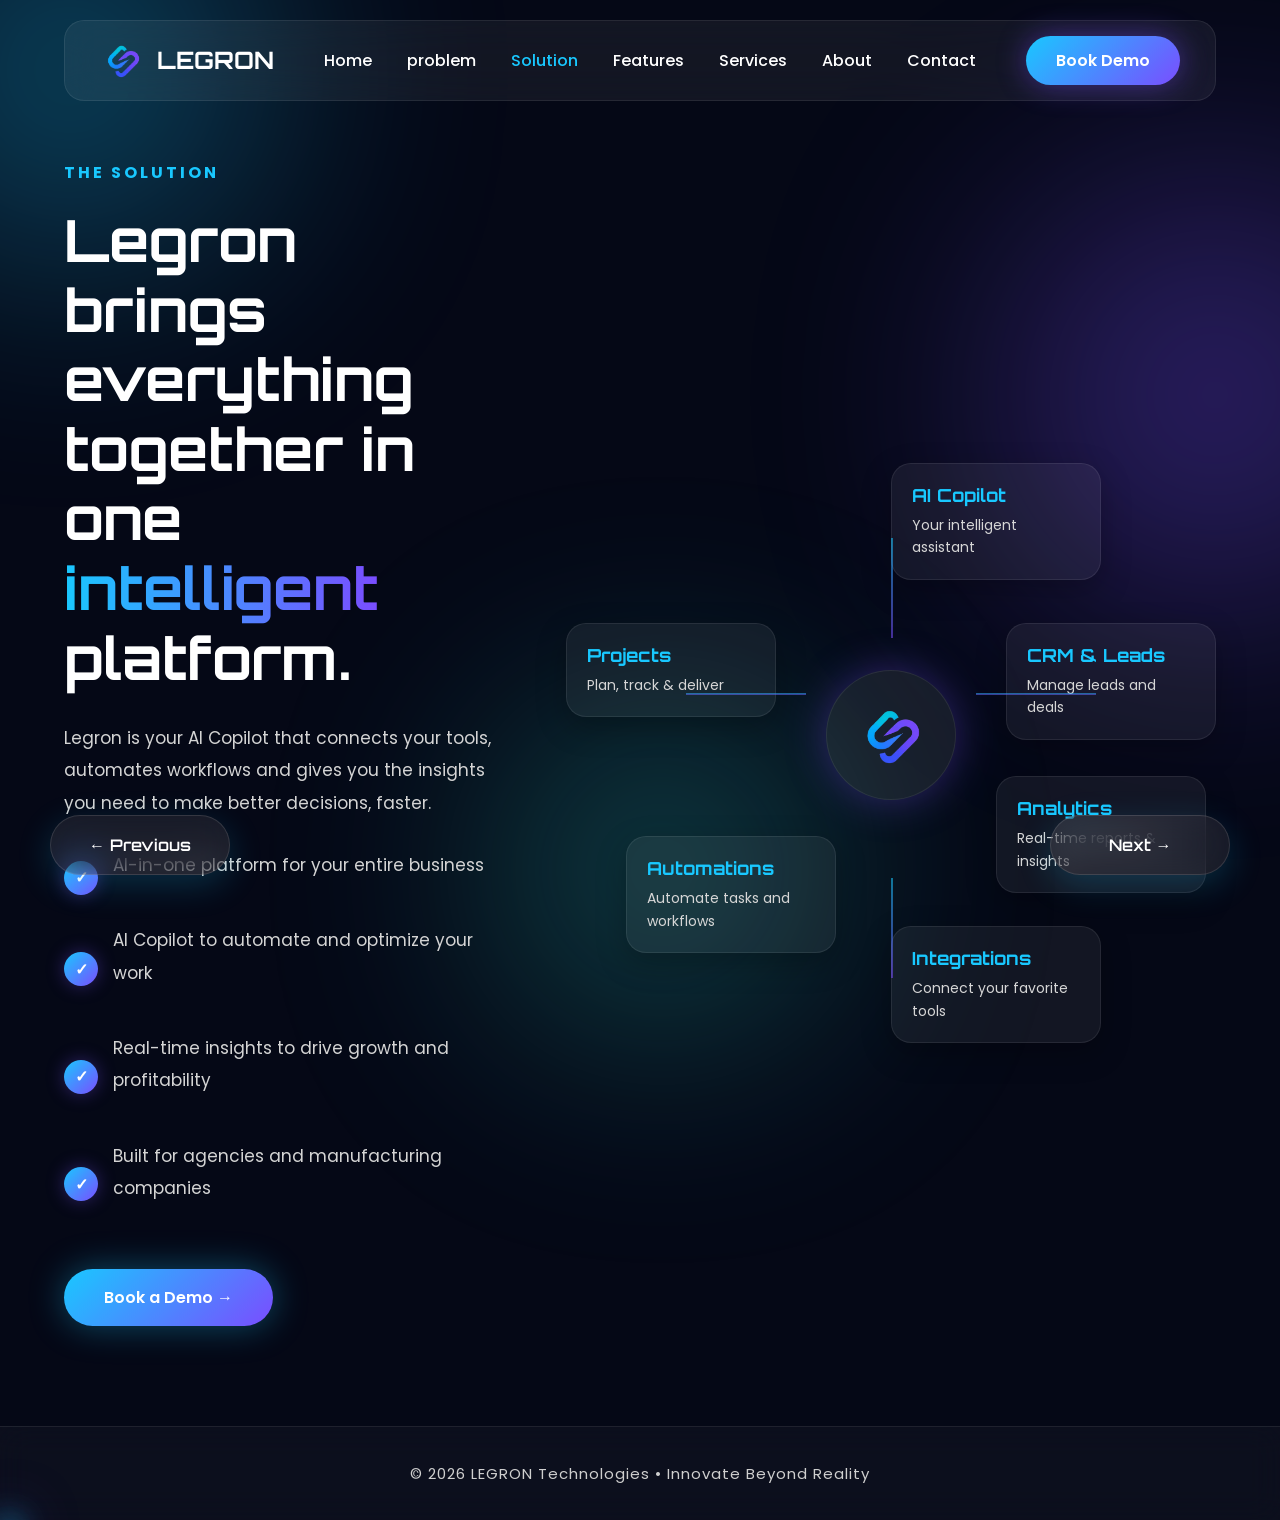
<file: solution.html>
<!DOCTYPE html>
<html lang="en">

<head>

<meta charset="UTF-8">
<meta name="viewport" content="width=device-width, initial-scale=1.0">

<title>LEGRON | Solution</title>

<link rel="preconnect" href="https://fonts.googleapis.com">

<link href="https://fonts.googleapis.com/css2?family=Orbitron:wght@500;700;900&family=Poppins:wght@300;400;500;600;700&display=swap" rel="stylesheet">

<link rel="stylesheet" href="solution.css">

</head>

<body>

<!--================ BACKGROUND =================-->

<div class="bg-circle circle1"></div>
<div class="bg-circle circle2"></div>
<div class="bg-circle circle3"></div>

<!--================ NAVBAR =================-->

<header>

<nav>

<div class="logo">

<img src="logo.png" alt="LEGRON Logo">

<span>LEGRON</span>

</div>

<ul>

<li><a href="index.html">Home</a></li>

<li><a href="problem.html">problem</a></li>

<li><a href="solution.html" class="active">Solution</a></li>

<li><a href="features.html">Features</a></li>

<li><a href="services.html">Services</a></li>

<li><a href="about.html">About</a></li>

<li><a href="contact.html">Contact</a></li>

</ul>

<a href="#" class="nav-btn">Book Demo</a>

</nav>

</header>

<!--================ SOLUTION SECTION =================-->

<section class="solution">

<!-- LEFT SIDE -->

<div class="left">

<h5>THE SOLUTION</h5>

<h1>

Legron brings everything

together in one

<span>intelligent</span>

platform.

</h1>

<p>

Legron is your AI Copilot that connects your tools,
automates workflows and gives you the insights
you need to make better decisions, faster.

</p>

<div class="points">

<div class="point">

<div class="check">✓</div>

<p>AI-in-one platform for your entire business</p>

</div>

<div class="point">

<div class="check">✓</div>

<p>AI Copilot to automate and optimize your work</p>

</div>

<div class="point">

<div class="check">✓</div>

<p>Real-time insights to drive growth and profitability</p>

</div>

<div class="point">

<div class="check">✓</div>

<p>Built for agencies and manufacturing companies</p>

</div>

</div>

<a href="#" class="demo-btn">

Book a Demo →

</a>

</div>

<!-- RIGHT SIDE -->

<div class="right">

<div class="network">

<!-- CENTER LOGO -->

<div class="center-logo">

<img src="logo.png" alt="LEGRON">

</div>

<!-- TOP -->

<div class="card top">

<h3>AI Copilot</h3>

<p>Your intelligent assistant</p>

</div>

<!-- LEFT -->

<div class="card left-card">

<h3>Projects</h3>

<p>Plan, track & deliver</p>

</div>

<!-- RIGHT -->

<div class="card right-card">

<h3>CRM & Leads</h3>

<p>Manage leads and deals</p>

</div>
<!-- BOTTOM LEFT -->

<div class="card bottom-left">

    <h3>Automations</h3>

    <p>Automate tasks and workflows</p>

</div>

<!-- BOTTOM RIGHT -->

<div class="card bottom-right">

    <h3>Analytics</h3>

    <p>Real-time reports & insights</p>

</div>

<!-- BOTTOM CENTER -->

<div class="card bottom-center">

    <h3>Integrations</h3>

    <p>Connect your favorite tools</p>

</div>

<!-- CONNECTION LINES -->

<div class="line line-top"></div>

<div class="line line-left"></div>

<div class="line line-right"></div>

<div class="line line-bottom-left"></div>

<div class="line line-bottom-right"></div>

<div class="line line-bottom"></div>

</div>

</div>

</section>

<!-- ================= PAGE NAVIGATION ================= -->

<div class="page-navigation">

<a href="problem.html" class="nav-page prev">

← Previous

</a>

<a href="features.html" class="nav-page next">

Next →

</a>

</div>

<!-- ================= FOOTER ================= -->

<footer>

<p>

© 2026 LEGRON Technologies • Innovate Beyond Reality

</p>

</footer>

<script src="solution.js"></script>

</body>

</html>
</file>
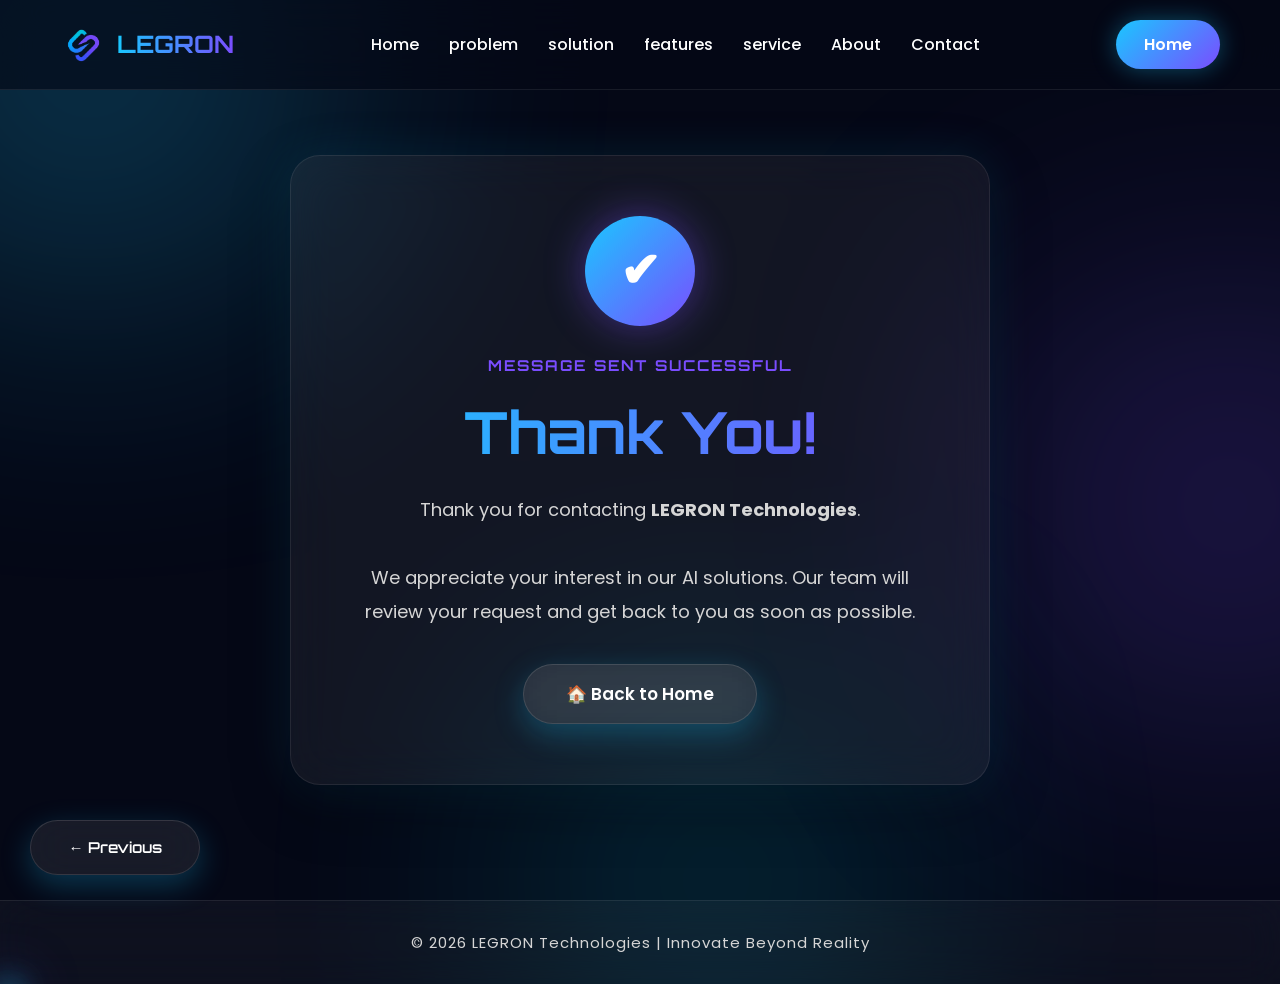
<file: thank.html>
<!DOCTYPE html>
<html lang="en">

<head>

<meta charset="UTF-8">

<meta name="viewport" content="width=device-width, initial-scale=1.0">

<title>LEGRON | Thank You</title>

<link rel="preconnect" href="https://fonts.googleapis.com">

<link href="https://fonts.googleapis.com/css2?family=Orbitron:wght@500;700;900&family=Poppins:wght@300;400;500;600;700&display=swap" rel="stylesheet">

<link rel="stylesheet" href="thank.css">

</head>

<body>

<!--================ BACKGROUND =================-->

<div class="bg-circle circle1"></div>

<div class="bg-circle circle2"></div>

<div class="bg-circle circle3"></div>

<!--================ HEADER =================-->

<header>

<nav>

<div class="logo">

<img src="logo.png" alt="LEGRON Logo">

<span>LEGRON</span>

</div>

<ul>
    
<li><a href="index.html">Home</a></li>

<li><a href="problem.html">problem</a></li>

<li><a href="solution.html">solution</a></li>

<li><a href="features.html">features</a></li>

<li><a href="services.html">service</a></li>

<li><a href="about.html">About</a></li>

<li><a href="contact.html">Contact</a></li>

</ul>

<a href="index.html" class="home-btn">

Home

</a>

</nav>

</header>

<!--================ THANK YOU SECTION =================-->

<section class="thank-section">

<div class="thank-card">

<div class="check-circle">

✔

</div>

<h5>MESSAGE SENT SUCCESSFULLY</h5>

<h1>

Thank You!

</h1>

<p>

Thank you for contacting <strong>LEGRON Technologies</strong>.

<br><br>

We appreciate your interest in our AI solutions.

Our team will review your request and get back to you as soon as possible.

</p>

<div class="buttons">

<a href="index.html" class="glass-btn">

🏠 Back to Home

</a>

</div>

</div>

</section>

<!--================ PREVIOUS BUTTON =================-->

<div class="page-navigation">

<a href="contact.html" class="nav-page prev">

← Previous

</a>

</div>

<!--================ FOOTER =================-->

<footer>

<p>

© 2026 LEGRON Technologies | Innovate Beyond Reality

</p>

</footer>

<script src="thank.js"></script>

</body>

</html>
</file>
<file: style.css>
/*=====================================================
LEGRON AI WEBSITE
STYLE.CSS - PART 1
======================================================*/

/* Google Fonts */

@import url('https://fonts.googleapis.com/css2?family=Orbitron:wght@400;600;700;900&family=Poppins:wght@300;400;500;600;700&display=swap');

/* Reset */

*{
    margin:0;
    padding:0;
    box-sizing:border-box;
}

html{
    scroll-behavior:smooth;
}

body{

    font-family:'Poppins',sans-serif;

    background:#050816;

    color:#ffffff;

    overflow-x:hidden;

    position:relative;

}

/*======================================
BACKGROUND
======================================*/

.bg-circle{

    position:fixed;

    border-radius:50%;

    filter:blur(120px);

    opacity:.45;

    z-index:-1;

}

.circle1{

    width:380px;
    height:380px;

    background:#19C8FF;

    top:-120px;
    left:-120px;

}

.circle2{

    width:450px;
    height:450px;

    background:#7A4DFF;

    right:-180px;
    top:150px;

}

.circle3{

    width:350px;
    height:350px;

    background:#00A8FF;

    bottom:-120px;
    left:40%;

}

/*======================================
SPLASH SCREEN
======================================*/

#loader{

    position:fixed;

    inset:0;

    background:#050816;

    display:flex;

    justify-content:center;

    align-items:center;

    z-index:999999;

    transition:1s;

}

.loader-content{

    text-align:center;
    margin-bottom: 900px;

}

.loader-logo{

    width:170px;

    animation:floatLogo 2.5s infinite;

    filter:drop-shadow(0 0 25px #19C8FF);

}

.loader-text{

    margin-top:20px;

    font-family:'Orbitron',sans-serif;

    font-size:58px;

    background:linear-gradient(90deg,#19C8FF,#7A4DFF);

    -webkit-background-clip:text;

    -webkit-text-fill-color:transparent;

}

.loader-content p{

    margin-top:15px;

    color:#d5d5d5;

    letter-spacing:5px;

}

@keyframes floatLogo{

    0%,100%{

        transform:translateY(0);

    }

    50%{

        transform:translateY(-15px);

    }

}

/*======================================
NAVBAR
======================================*/

header{

    position:fixed;

    top:0;

    width:100%;

    z-index:999;

}

nav{

    width:90%;

    margin:20px auto;

    padding:16px 35px;

    display:flex;

    justify-content:space-between;

    align-items:center;

    border-radius:18px;

    background:rgba(255,255,255,.05);

    backdrop-filter:blur(20px);

    border:1px solid rgba(255,255,255,.08);

}

.logo{

    display:flex;

    align-items:center;

    gap:15px;

}

.logo img{

    width:48px;

    filter:drop-shadow(0 0 12px #19C8FF);

}

.logo span{

    font-family:'Orbitron',sans-serif;

    font-size:26px;

    font-weight:700;

    background:linear-gradient(90deg,#19C8FF,#7A4DFF);

    -webkit-background-clip:text;

    -webkit-text-fill-color:transparent;

}

nav ul{

    display:flex;

    gap:35px;

    list-style:none;

}

nav ul li a{

    color:#ffffff;

    text-decoration:none;

    transition:.4s;

    font-weight:500;

}

nav ul li a:hover{

    color:#19C8FF;

}

.active{

    color:#19C8FF !important;

}

/*======================================
HERO
======================================*/

.hero{

    min-height:100vh;

    width:90%;

    margin:auto;

    display:flex;

    justify-content:space-between;

    align-items:center;

    gap:80px;

}

.hero-left{

    flex:1;
    margin-top: 200px;

}

.hero-left h4{

    color:#19C8FF;

    letter-spacing:4px;

    margin-bottom:18px;

}

.hero-left h1{

    font-family:'Orbitron',sans-serif;

    font-size:72px;

    line-height:1.15;

    margin-bottom:30px;

}

.hero-left span{

    background:linear-gradient(90deg,#19C8FF,#7A4DFF);

    -webkit-background-clip:text;

    -webkit-text-fill-color:transparent;

}

.hero-left p{

    color:#cfcfcf;

    line-height:34px;

    font-size:18px;

    max-width:650px;

}

/*======================================
GLASS CARD
======================================*/

.hero-right{

    flex:1;

    display:flex;

    justify-content:center;

}

.glass-card{

    width:420px;

    padding:40px;

    border-radius:30px;

    background:rgba(255,255,255,.06);

    backdrop-filter:blur(25px);

    border:1px solid rgba(255,255,255,.08);

    box-shadow:

    0 0 30px rgba(25,200,255,.25),

    0 0 60px rgba(122,77,255,.15);

}

.card-header{

    font-family:'Orbitron',sans-serif;

    font-size:26px;

    margin-bottom:35px;

}

.stats{

    display:grid;

    grid-template-columns:repeat(3,1fr);

    gap:18px;

}

.stats div{

    text-align:center;

    padding:18px;

    border-radius:15px;

    background:rgba(255,255,255,.04);

}

.stats h2{

    color:#19C8FF;

    font-size:32px;

}

.stats p{

    margin-top:8px;

    color:#bcbcbc;

}
/*=====================================================
LEGRON AI WEBSITE
STYLE.CSS - PART 2
======================================================*/

/*======================================
HERO BUTTONS
======================================*/

.buttons{

    margin-top:40px;

    display:flex;

    gap:25px;

}

.btn1,
.btn2{

    text-decoration:none;

    padding:16px 38px;

    border-radius:50px;

    font-weight:600;

    transition:.4s;

    position:relative;

    overflow:hidden;

}

.btn1{

    color:#fff;

    background:linear-gradient(135deg,#19C8FF,#7A4DFF);

    box-shadow:0 0 30px rgba(25,200,255,.4);

}

.btn1:hover{

    transform:translateY(-6px);

    box-shadow:

    0 0 30px #19C8FF,

    0 0 60px #7A4DFF;

}

.btn2{

    color:#fff;

    border:2px solid #19C8FF;

    background:transparent;

}

.btn2:hover{

    background:#19C8FF;

    color:#050816;

}

/*======================================
FEATURES
======================================*/

.features{

    width:90%;

    margin:120px auto;

}

.features h2{

    text-align:center;

    font-size:48px;

    margin-bottom:70px;

    font-family:'Orbitron',sans-serif;

    background:linear-gradient(90deg,#19C8FF,#7A4DFF);

    -webkit-background-clip:text;

    -webkit-text-fill-color:transparent;

}

/*======================================
FEATURE GRID
======================================*/

.feature-grid{

    display:grid;

    grid-template-columns:repeat(auto-fit,minmax(320px,1fr));

    gap:35px;

}

.feature-card{

    background:rgba(255,255,255,.06);

    backdrop-filter:blur(25px);

    border:1px solid rgba(255,255,255,.08);

    border-radius:25px;

    padding:40px;

    transition:.5s;

    position:relative;

    overflow:hidden;

}

/* Glow */

.feature-card::before{

    content:"";

    position:absolute;

    width:300px;

    height:300px;

    border-radius:50%;

    background:radial-gradient(circle,#19C8FF55,transparent);

    top:-150px;

    right:-150px;

    transition:.6s;

}

.feature-card:hover::before{

    transform:scale(1.4);

}

.feature-card:hover{

    transform:translateY(-15px);

    box-shadow:

    0 0 30px rgba(25,200,255,.4),

    0 0 60px rgba(122,77,255,.2);

}

.feature-card h3{

    margin-bottom:20px;

    font-size:28px;

    color:#19C8FF;

}

.feature-card p{

    color:#d5d5d5;

    line-height:32px;

}

/*======================================
FLOATING ANIMATION
======================================*/

.feature-card:nth-child(1){

    animation:float1 6s infinite ease-in-out;

}

.feature-card:nth-child(2){

    animation:float2 7s infinite ease-in-out;

}

.feature-card:nth-child(3){

    animation:float3 8s infinite ease-in-out;

}

@keyframes float1{

    50%{

        transform:translateY(-12px);

    }

}

@keyframes float2{

    50%{

        transform:translateY(-18px);

    }

}

@keyframes float3{

    50%{

        transform:translateY(-10px);

    }

}

/*======================================
FOOTER
======================================*/

footer{

    margin-top:100px;

    padding:35px;

    text-align:center;

    background:rgba(255,255,255,.05);

    border-top:1px solid rgba(255,255,255,.08);

    backdrop-filter:blur(20px);

}

footer p{

    color:#bdbdbd;

    letter-spacing:2px;

}

/*======================================
SCROLLBAR
======================================*/

::-webkit-scrollbar{

    width:10px;

}

::-webkit-scrollbar-track{

    background:#050816;

}

::-webkit-scrollbar-thumb{

    border-radius:20px;

    background:linear-gradient(#19C8FF,#7A4DFF);

}

::-webkit-scrollbar-thumb:hover{

    background:#19C8FF;

}

/*======================================
RESPONSIVE
======================================*/

@media(max-width:991px){

.hero{

flex-direction:column;

padding-top:140px;

text-align:center;

}

.hero-left h1{

font-size:52px;

}

.hero-left p{

margin:auto;

}

.buttons{

justify-content:center;

}

.glass-card{

width:100%;

max-width:450px;

}

.stats{

grid-template-columns:1fr;

}

.features h2{

font-size:36px;

}

}

@media(max-width:600px){

.hero-left h1{

font-size:40px;

}

.logo span{

font-size:22px;

}

nav{

flex-direction:column;

gap:20px;

}

nav ul{

gap:18px;

}

.buttons{

flex-direction:column;

}

.btn1,
.btn2{

text-align:center;

}

}
/*=====================================================
LEGRON AI WEBSITE
STYLE.CSS - PART 3
APPLE LIQUID START BUTTON
======================================================*/

/*==========================
START SECTION
==========================*/

.start-section{

    min-height:100vh;

    display:flex;

    justify-content:center;

    align-items:center;

    position:relative;

    overflow:hidden;

}

/*==========================
Water Ring
==========================*/

.water-ring{

    position:absolute;

    width:420px;

    height:420px;
    margin-bottom:300px ;

    border-radius:50%;

    border:2px solid rgba(25,200,255,.15);

    animation:ringPulse 4s infinite;

}

/*==========================
Liquid Button
==========================*/

.liquid-btn{

    position:relative;

    width:220px;

    height:220px;

    margin-bottom: 300px;

    border-radius:50%;

    display:flex;

    justify-content:center;

    align-items:center;

    text-decoration:none;

    overflow:hidden;

    background:rgba(255,255,255,.08);

    backdrop-filter:blur(30px);

    -webkit-backdrop-filter:blur(30px);

    border:1px solid rgba(255,255,255,.15);

    box-shadow:
        0 0 30px rgba(25,200,255,.35),
        0 0 80px rgba(122,77,255,.25),
        inset 0 0 20px rgba(255,255,255,.08);

    transition:.5s;

}

/* Gradient Border */

.liquid-btn::before{

    content:"";

    position:absolute;

    inset:0;

    border-radius:50%;

    padding:2px;

    background:linear-gradient(135deg,#19C8FF,#7A4DFF);

    -webkit-mask:
        linear-gradient(#fff 0 0) content-box,
        linear-gradient(#fff 0 0);

    -webkit-mask-composite:xor;

    mask-composite:exclude;

}

/*==========================
START TEXT
==========================*/

.liquid-btn span{

    font-family:'Orbitron',sans-serif;

    font-size:34px;

    font-weight:700;

    letter-spacing:4px;

    background:linear-gradient(90deg,#19C8FF,#7A4DFF);

    -webkit-background-clip:text;

    -webkit-text-fill-color:transparent;

    z-index:5;

}

/*==========================
Shine Effect
==========================*/

.shine{

    position:absolute;

    width:300px;

    height:45px;

    background:rgba(255,255,255,.25);

    transform:rotate(-35deg);

    left:-260px;

    animation:shineMove 3s linear infinite;

}

/*==========================
Water Effect
==========================*/

.wave{

    position:absolute;

    bottom:-25px;

    left:0;

    width:100%;

    height:90px;

    background:linear-gradient(
        180deg,
        rgba(25,200,255,.55),
        rgba(122,77,255,.55)
    );

    border-radius:45%;

    animation:waveMove 4s ease-in-out infinite;

}

/*==========================
Hover
==========================*/

.liquid-btn:hover{

    transform:scale(1.08);

    box-shadow:

        0 0 60px #19C8FF,

        0 0 120px #7A4DFF,

        0 0 180px rgba(25,200,255,.45);

}

.liquid-btn:hover .wave{

    height:120px;

}

/*==========================
Animations
==========================*/

@keyframes ringPulse{

    0%{

        transform:scale(.8);

        opacity:.8;

    }

    100%{

        transform:scale(1.6);

        opacity:0;

    }

}

@keyframes shineMove{

    0%{

        left:-280px;

    }

    100%{

        left:260px;

    }

}

@keyframes waveMove{

    0%{

        transform:translateX(0) rotate(0deg);

    }

    50%{

        transform:translateX(-20px) rotate(3deg);

    }

    100%{

        transform:translateX(0) rotate(0deg);

    }

}

/*==========================
Ripple Animation
==========================*/

@keyframes ripple{

    from{

        transform:scale(0);

        opacity:.7;

    }

    to{

        transform:scale(4);

        opacity:0;

    }

}

/*==========================
Mobile
==========================*/

@media(max-width:768px){

.liquid-btn{

width:170px;

height:170px;

}

.liquid-btn span{

font-size:24px;

}

.water-ring{

width:300px;

height:300px;

}

}

/*==========================
Smooth Page Fade
==========================*/

body{

    animation:pageFade .8s ease;

}

@keyframes pageFade{

    from{

        opacity:0;

        transform:scale(1.02);

    }

    to{

        opacity:1;

        transform:scale(1);

    }

}
</file>
<file: features.css>
/*==================================================
        LEGRON FEATURES PAGE
        features.css (PART 2A)
==================================================*/

@import url('https://fonts.googleapis.com/css2?family=Orbitron:wght@500;700;900&family=Poppins:wght@300;400;500;600;700&display=swap');

/*=========================
RESET
=========================*/

*{
margin:0;
padding:0;
box-sizing:border-box;
}

html{
scroll-behavior:smooth;
}

body{

font-family:'Poppins',sans-serif;

background:#050816;

color:#ffffff;

overflow-x:hidden;

position:relative;

}

/*=========================
BACKGROUND
=========================*/

.bg-circle{

position:fixed;

border-radius:50%;

filter:blur(130px);

opacity:.35;

z-index:-1;

animation:float 8s ease-in-out infinite;

}

.circle1{

width:350px;
height:350px;

background:#19C8FF;

top:-120px;
left:-120px;

}

.circle2{

width:450px;
height:450px;

background:#7A4DFF;

top:180px;
right:-150px;

animation-delay:2s;

}

.circle3{

width:300px;
height:300px;

background:#2EE6D6;

bottom:-120px;
left:40%;

animation-delay:4s;

}

@keyframes float{

0%,100%{

transform:translateY(0);

}

50%{

transform:translateY(-35px);

}

}

/*=========================
NAVBAR
=========================*/

header{

position:fixed;

top:0;

left:0;

width:100%;

z-index:1000;

}

nav{

width:90%;

margin:20px auto;

display:flex;

justify-content:space-between;

align-items:center;

padding:15px 35px;

background:rgba(255,255,255,.06);

backdrop-filter:blur(18px);

border:1px solid rgba(255,255,255,.08);

border-radius:18px;

transition:.4s;

}

.logo{

display:flex;

align-items:center;

gap:12px;

font-family:'Orbitron',sans-serif;

font-size:24px;

font-weight:700;

}

.logo img{

width:45px;

}

nav ul{

display:flex;

list-style:none;

gap:35px;

}

nav ul li a{

text-decoration:none;

color:#fff;

font-weight:500;

transition:.35s;

}

nav ul li a:hover,

nav ul li a.active{

color:#19C8FF;

}

.demo-btn{

padding:12px 30px;

text-decoration:none;

border-radius:40px;

background:linear-gradient(135deg,#19C8FF,#7A4DFF);

color:white;

font-weight:600;

box-shadow:0 0 30px rgba(122,77,255,.45);

transition:.4s;

}

.demo-btn:hover{

transform:translateY(-4px);

box-shadow:0 0 45px rgba(25,200,255,.6);

}

/*=========================
HERO SECTION
=========================*/

.hero{

width:90%;

margin:auto;

padding-top:170px;

text-align:center;

}

.hero h4{

font-size:16px;

letter-spacing:3px;

color:#19C8FF;

margin-bottom:20px;

text-transform:uppercase;

}

.hero h1{

font-size:60px;

font-family:'Orbitron',sans-serif;

line-height:1.3;

margin-bottom:25px;

}

.hero h1 span{

background:linear-gradient(90deg,#19C8FF,#7A4DFF);

-webkit-background-clip:text;

-webkit-text-fill-color:transparent;

}

.hero p{

width:65%;

margin:auto;

font-size:18px;

line-height:1.9;

color:#d4d4d4;

}

/*=========================
SECTION TITLE
=========================*/

section h2{

font-family:'Orbitron',sans-serif;

font-size:42px;

text-align:center;

margin-bottom:60px;

}

section h2 span{

background:linear-gradient(90deg,#19C8FF,#7A4DFF);

-webkit-background-clip:text;

-webkit-text-fill-color:transparent;

}
/*==================================================
        FEATURES SECTION
==================================================*/

.features{

width:90%;

margin:90px auto;

display:grid;

grid-template-columns:repeat(auto-fit,minmax(250px,1fr));

gap:30px;

}

.feature-card{

background:rgba(255,255,255,.05);

border:1px solid rgba(255,255,255,.08);

backdrop-filter:blur(20px);

border-radius:25px;

padding:35px 30px;

text-align:center;

transition:.5s ease;

cursor:pointer;

position:relative;

overflow:hidden;

}

.feature-card::before{

content:"";

position:absolute;

top:-100%;

left:-100%;

width:250%;

height:250%;

background:linear-gradient(

45deg,

transparent,

rgba(25,200,255,.15),

transparent

);

transform:rotate(30deg);

transition:.7s;

}

.feature-card:hover::before{

top:-30%;

left:-30%;

}

.feature-card:hover{

transform:translateY(-12px) scale(1.03);

box-shadow:

0 20px 50px rgba(25,200,255,.35);

border-color:#19C8FF;

}

.feature-card .icon{

width:75px;

height:75px;

margin:auto;

margin-bottom:25px;

display:flex;

justify-content:center;

align-items:center;

font-size:34px;

border-radius:20px;

background:linear-gradient(135deg,#19C8FF,#7A4DFF);

box-shadow:

0 0 25px rgba(122,77,255,.35);

}

.feature-card h3{

font-size:22px;

margin-bottom:18px;

font-weight:600;

}

.feature-card p{

color:#d8d8d8;

font-size:15px;

line-height:1.8;

}

/*==================================================
        ADVANCED FEATURES
==================================================*/

.advanced{

width:90%;

margin:130px auto;

text-align:center;

}

.advanced-grid{

display:grid;

grid-template-columns:repeat(auto-fit,minmax(250px,1fr));

gap:30px;

margin-top:60px;

}

.advanced-card{

background:rgba(255,255,255,.05);

backdrop-filter:blur(18px);

border:1px solid rgba(255,255,255,.08);

border-radius:25px;

padding:35px;

transition:.45s;

position:relative;

overflow:hidden;

}

.advanced-card:hover{

transform:translateY(-10px);

border-color:#7A4DFF;

box-shadow:

0 18px 45px rgba(122,77,255,.35);

}

.advanced-card h3{

font-size:24px;

margin:20px 0;

}

.advanced-card p{

font-size:15px;

line-height:1.8;

color:#d5d5d5;

}

.advanced-card{

font-size:48px;

}

/*==================================================
        CTA SECTION
==================================================*/

.cta{

width:90%;

margin:120px auto;

padding:70px;

border-radius:30px;

text-align:center;

background:

linear-gradient(

135deg,

rgba(25,200,255,.18),

rgba(122,77,255,.25)

);

border:1px solid rgba(255,255,255,.08);

backdrop-filter:blur(20px);

box-shadow:

0 0 50px rgba(25,200,255,.18);

}

.cta h2{

font-size:46px;

margin-bottom:25px;

font-family:'Orbitron',sans-serif;

}

.cta p{

font-size:18px;

color:#d6d6d6;

margin-bottom:35px;

line-height:1.8;

}

.cta-btn{

display:inline-block;

padding:16px 45px;

border-radius:50px;

text-decoration:none;

font-size:18px;

font-weight:600;

color:#fff;

background:

linear-gradient(

90deg,

#19C8FF,

#7A4DFF

);

transition:.45s;

box-shadow:

0 0 30px rgba(122,77,255,.45);

}

.cta-btn:hover{

transform:translateY(-5px) scale(1.05);

box-shadow:

0 0 50px rgba(25,200,255,.55);

}
/*==================================================
        PAGE NAVIGATION
==================================================*/

.page-navigation{

position:fixed;

bottom:25px;

left:0;

width:100%;

display:flex;

justify-content:space-between;

padding:0 40px;

pointer-events:none;

z-index:999;

}

.nav-page{

pointer-events:auto;

display:flex;

align-items:center;

justify-content:center;

width:180px;

height:60px;

text-decoration:none;

font-family:'Orbitron',sans-serif;

font-size:16px;

font-weight:600;

color:#ffffff;

border-radius:50px;

background:rgba(255,255,255,.08);

backdrop-filter:blur(18px);

border:1px solid rgba(255,255,255,.12);

box-shadow:

0 10px 35px rgba(25,200,255,.18);

transition:.4s;

overflow:hidden;

position:relative;

}

.nav-page::before{

content:"";

position:absolute;

left:-100%;

top:0;

width:100%;

height:100%;

background:linear-gradient(

90deg,

transparent,

rgba(255,255,255,.18),

transparent

);

transition:.6s;

}

.nav-page:hover::before{

left:100%;

}

.nav-page:hover{

transform:translateY(-6px);

background:linear-gradient(135deg,#19C8FF,#7A4DFF);

box-shadow:

0 0 40px rgba(25,200,255,.5),

0 0 70px rgba(122,77,255,.4);

}

.prev{

margin-left:10px;

}

.next{

margin-right:10px;

}

/*==================================================
        FOOTER
==================================================*/

footer{

margin-top:120px;

padding:40px 20px;

text-align:center;

border-top:1px solid rgba(255,255,255,.08);

background:rgba(255,255,255,.04);

backdrop-filter:blur(20px);

}

footer p{

color:#cfcfcf;

font-size:15px;

letter-spacing:1px;

}

/*==================================================
        SCROLLBAR
==================================================*/

::-webkit-scrollbar{

width:10px;

}

::-webkit-scrollbar-track{

background:#050816;

}

::-webkit-scrollbar-thumb{

background:linear-gradient(#19C8FF,#7A4DFF);

border-radius:20px;

}

/*==================================================
        ANIMATIONS
==================================================*/

@keyframes fadeUp{

from{

opacity:0;

transform:translateY(60px);

}

to{

opacity:1;

transform:translateY(0);

}

}

.feature-card,
.advanced-card,
.cta{

animation:fadeUp 1s ease both;

}

/*==================================================
        RESPONSIVE
==================================================*/

@media(max-width:992px){

.hero h1{

font-size:46px;

}

.hero p{

width:90%;

}

nav{

flex-direction:column;

gap:20px;

}

nav ul{

flex-wrap:wrap;

justify-content:center;

}

.page-navigation{

padding:0 20px;

}

.nav-page{

width:150px;

height:55px;

font-size:14px;

}

}

@media(max-width:768px){

.features{

grid-template-columns:1fr;

}

.advanced-grid{

grid-template-columns:1fr;

}

.hero h1{

font-size:36px;

}

.hero p{

font-size:16px;

}

.cta{

padding:40px 20px;

}

.cta h2{

font-size:32px;

}

.page-navigation{

position:relative;

margin-top:50px;

justify-content:center;

gap:20px;

padding:20px;

}

}

@media(max-width:480px){

.logo span{

font-size:20px;

}

nav{

padding:15px;

}

nav ul{

gap:15px;

}

.hero{

padding-top:150px;

}

.hero h1{

font-size:30px;

}

.nav-page{

width:130px;

height:48px;

font-size:13px;

}

footer{

padding-bottom:90px;

}

}
</file>
<file: problem.css>
/*==================================================
        LEGRON PROBLEM PAGE
        problem.css - PART 2A
==================================================*/

/* Google Fonts */
@import url('https://fonts.googleapis.com/css2?family=Orbitron:wght@500;700;900&family=Poppins:wght@300;400;500;600;700&display=swap');

/*==============================
RESET
==============================*/

*{
margin:0;
padding:0;
box-sizing:border-box;
}

html{
scroll-behavior:smooth;
}

body{

font-family:'Poppins',sans-serif;

background:#050816;

color:#ffffff;

overflow-x:hidden;

position:relative;

min-height:100vh;

}

/*==============================
BACKGROUND GLOW
==============================*/

.bg-circle{

position:fixed;

border-radius:50%;

filter:blur(120px);

opacity:.35;

z-index:-1;

animation:float 10s ease-in-out infinite;

}

.circle1{

width:350px;
height:350px;

background:#19C8FF;

top:-100px;
left:-100px;

}

.circle2{

width:300px;
height:300px;

background:#7A4DFF;

top:40%;
right:-120px;

animation-delay:2s;

}

.circle3{

width:250px;
height:250px;

background:#19C8FF;

bottom:-80px;
left:40%;

animation-delay:4s;

}

@keyframes float{

0%{

transform:translateY(0px);

}

50%{

transform:translateY(-30px);

}

100%{

transform:translateY(0px);

}

}

/*==============================
HEADER
==============================*/

header{

width:100%;

padding:20px 60px;

position:fixed;

top:0;

left:0;

z-index:1000;

background:rgba(5,8,22,.65);

backdrop-filter:blur(20px);

border-bottom:1px solid rgba(255,255,255,.08);

}

nav{

display:flex;

justify-content:space-between;

align-items:center;

}

.logo{

display:flex;

align-items:center;

gap:12px;

}

.logo img{

width:42px;

}

.logo span{

font-family:'Orbitron',sans-serif;

font-size:24px;

font-weight:700;

background:linear-gradient(90deg,#19C8FF,#7A4DFF);

-webkit-background-clip:text;

-webkit-text-fill-color:transparent;

}

/*==============================
NAVIGATION
==============================*/

nav ul{

display:flex;

gap:28px;

list-style:none;

}

nav ul li a{

text-decoration:none;

color:#ffffff;

font-weight:500;

transition:.3s;

}

nav ul li a:hover,
nav ul li a.active{

color:#19C8FF;

}

.demo-btn{

padding:12px 28px;

border-radius:50px;

text-decoration:none;

font-weight:600;

color:#ffffff;

background:linear-gradient(135deg,#19C8FF,#7A4DFF);

transition:.35s;

box-shadow:0 0 20px rgba(25,200,255,.35);

}

.demo-btn:hover{

transform:translateY(-4px);

box-shadow:0 0 40px rgba(122,77,255,.55);

}

/*==============================
TITLE SECTION
==============================*/

.problem-page{

padding:160px 8% 100px;

text-align:center;

}

.title h5{

font-family:'Orbitron',sans-serif;

font-size:15px;

letter-spacing:2px;

color:#7A4DFF;

margin-bottom:18px;

}

.title h1{

font-size:52px;

font-weight:700;

line-height:1.25;

margin-bottom:20px;

}

.title h1 span{

background:linear-gradient(90deg,#19C8FF,#7A4DFF);

-webkit-background-clip:text;

-webkit-text-fill-color:transparent;

}

.title p{

max-width:820px;

margin:auto;

font-size:18px;

color:#cfcfcf;

line-height:1.8;

}
/*==================================================
        PROBLEM CARDS
==================================================*/

.problem-grid{

display:grid;

grid-template-columns:repeat(auto-fit,minmax(220px,1fr));

gap:30px;

margin-top:70px;

}

/*==============================
GLASS CARD
==============================*/

.problem-card{

position:relative;

padding:35px 25px;

background:rgba(255,255,255,.05);

backdrop-filter:blur(18px);

border:1px solid rgba(255,255,255,.08);

border-radius:22px;

text-align:center;

overflow:hidden;

transition:.45s ease;

cursor:pointer;

box-shadow:

0 10px 30px rgba(0,0,0,.25);

}

.problem-card::before{

content:"";

position:absolute;

top:-120%;

left:-120%;

width:250%;

height:250%;

background:linear-gradient(

135deg,

transparent,

rgba(25,200,255,.12),

transparent

);

transform:rotate(25deg);

transition:.8s;

}

.problem-card:hover::before{

top:-20%;

left:-20%;

}

.problem-card:hover{

transform:translateY(-12px) scale(1.04);

border-color:#19C8FF;

box-shadow:

0 0 30px rgba(25,200,255,.35),

0 0 60px rgba(122,77,255,.25);

}

/*==============================
ICON
==============================*/

.icon{

width:72px;

height:72px;

margin:0 auto 22px;

display:flex;

justify-content:center;

align-items:center;

font-size:34px;

border-radius:50%;

background:linear-gradient(135deg,#19C8FF,#7A4DFF);

color:#fff;

box-shadow:

0 0 25px rgba(25,200,255,.45);

transition:.4s;

}

.problem-card:hover .icon{

transform:rotate(360deg) scale(1.15);

box-shadow:

0 0 40px rgba(122,77,255,.6);

}

/*==============================
CARD TEXT
==============================*/

.problem-card h3{

font-size:22px;

font-family:'Orbitron',sans-serif;

margin-bottom:16px;

color:#ffffff;

}

.problem-card p{

font-size:15px;

line-height:1.8;

color:#cfcfcf;

}

/*==============================
FLOAT ANIMATION
==============================*/

.problem-card:nth-child(1){

animation:floatCard 5s ease-in-out infinite;

}

.problem-card:nth-child(2){

animation:floatCard 5s ease-in-out infinite .5s;

}

.problem-card:nth-child(3){

animation:floatCard 5s ease-in-out infinite 1s;

}

.problem-card:nth-child(4){

animation:floatCard 5s ease-in-out infinite 1.5s;

}

.problem-card:nth-child(5){

animation:floatCard 5s ease-in-out infinite 2s;

}

@keyframes floatCard{

0%{

transform:translateY(0);

}

50%{

transform:translateY(-8px);

}

100%{

transform:translateY(0);

}

}
/*==================================================
        PAGE NAVIGATION
==================================================*/

.page-navigation{

position:fixed;

bottom:25px;

left:0;

width:100%;

display:flex;

justify-content:space-between;

padding:0 40px;

pointer-events:none;

z-index:999;

}

.nav-page{

pointer-events:auto;

display:flex;

justify-content:center;

align-items:center;

width:180px;

height:58px;

text-decoration:none;

font-family:'Orbitron',sans-serif;

font-size:16px;

font-weight:600;

color:#ffffff;

background:rgba(255,255,255,.08);

backdrop-filter:blur(20px);

border:1px solid rgba(255,255,255,.12);

border-radius:50px;

overflow:hidden;

position:relative;

transition:.4s;

box-shadow:0 10px 30px rgba(25,200,255,.20);

}

.nav-page::before{

content:"";

position:absolute;

top:0;

left:-100%;

width:100%;

height:100%;

background:linear-gradient(
90deg,
transparent,
rgba(255,255,255,.25),
transparent
);

transition:.6s;

}

.nav-page:hover::before{

left:100%;

}

.nav-page:hover{

transform:translateY(-6px);

background:linear-gradient(135deg,#19C8FF,#7A4DFF);

box-shadow:

0 0 30px rgba(25,200,255,.45),

0 0 60px rgba(122,77,255,.35);

}

.prev{

margin-left:10px;

}

.next{

margin-right:10px;

}

/*==================================================
        FOOTER
==================================================*/

footer{

margin-top:80px;

padding:35px 20px;

text-align:center;

background:rgba(255,255,255,.04);

backdrop-filter:blur(15px);

border-top:1px solid rgba(255,255,255,.08);

}

footer p{

color:#cfcfcf;

font-size:15px;

letter-spacing:1px;

}

/*==================================================
        SCROLLBAR
==================================================*/

::-webkit-scrollbar{

width:10px;

}

::-webkit-scrollbar-track{

background:#050816;

}

::-webkit-scrollbar-thumb{

background:linear-gradient(#19C8FF,#7A4DFF);

border-radius:20px;

}

/*==================================================
        RESPONSIVE
==================================================*/

@media(max-width:1100px){

.problem-grid{

grid-template-columns:repeat(2,1fr);

}

}

@media(max-width:768px){

header{

padding:18px;

}

nav{

flex-direction:column;

gap:20px;

}

nav ul{

flex-wrap:wrap;

justify-content:center;

gap:16px;

}

.title h1{

font-size:38px;

}

.title p{

font-size:16px;

}

.problem-grid{

grid-template-columns:1fr;

}

.page-navigation{

position:relative;

padding:40px 20px;

justify-content:center;

gap:20px;

}

.nav-page{

width:150px;

height:52px;

font-size:14px;

}

}

@media(max-width:480px){

.title h1{

font-size:30px;

}

.logo span{

font-size:20px;

}

.problem-card{

padding:28px 20px;

}

.icon{

width:60px;

height:60px;

font-size:28px;

}

footer{

padding-bottom:90px;

}

}

/*==================================================
        FADE ANIMATION
==================================================*/

@keyframes fadeUp{

from{

opacity:0;

transform:translateY(50px);

}

to{

opacity:1;

transform:translateY(0);

}

}

.title,
.problem-card{

animation:fadeUp 1s ease both;

}
</file>
<file: services.css>
/*====================================================
        LEGRON SERVICES PAGE
====================================================*/

@import url('https://fonts.googleapis.com/css2?family=Orbitron:wght@500;700;900&family=Poppins:wght@300;400;500;600;700&display=swap');

*{
margin:0;
padding:0;
box-sizing:border-box;
}

html{
scroll-behavior:smooth;
}

body{

font-family:'Poppins',sans-serif;

background:#050816;

color:#ffffff;

overflow-x:hidden;

position:relative;

}

/*======================
BACKGROUND
=======================*/

.bg-circle{

position:fixed;

border-radius:50%;

filter:blur(130px);

opacity:.35;

z-index:-1;

animation:float 8s ease-in-out infinite;

}

.circle1{

width:350px;
height:350px;

background:#19C8FF;

top:-120px;
left:-120px;

}

.circle2{

width:450px;
height:450px;

background:#7A4DFF;

right:-150px;
top:200px;

animation-delay:2s;

}

.circle3{

width:300px;
height:300px;

background:#2EE6D6;

bottom:-100px;
left:35%;

animation-delay:4s;

}

@keyframes float{

0%,100%{

transform:translateY(0);

}

50%{

transform:translateY(-40px);

}

}

/*======================
NAVBAR
=======================*/

header{

width:100%;

position:fixed;

top:0;

left:0;

z-index:999;

}

nav{

width:90%;

margin:20px auto;

display:flex;

justify-content:space-between;

align-items:center;

padding:15px 35px;

background:rgba(255,255,255,.06);

backdrop-filter:blur(20px);

border:1px solid rgba(255,255,255,.12);

border-radius:18px;

}

.logo{

display:flex;

align-items:center;

gap:12px;

font-family:'Orbitron',sans-serif;

font-size:24px;

font-weight:700;

}

.logo img{

width:45px;

}

nav ul{

display:flex;

gap:35px;

list-style:none;

}

nav ul li a{

color:white;

text-decoration:none;

font-weight:500;

transition:.4s;

}

nav ul li a:hover,

nav ul li a.active{

color:#19C8FF;

}

.demo-btn{

padding:12px 30px;

border-radius:40px;

background:linear-gradient(135deg,#19C8FF,#7A4DFF);

color:white;

text-decoration:none;

font-weight:600;

box-shadow:0 0 30px rgba(122,77,255,.5);

transition:.4s;

}

.demo-btn:hover{

transform:translateY(-5px);

}

/*======================
HERO
=======================*/

.hero{

padding-top:170px;

text-align:center;

width:85%;

margin:auto;

}

.hero h4{

color:#19C8FF;

letter-spacing:3px;

margin-bottom:20px;

}

.hero h1{

font-size:60px;

font-family:'Orbitron',sans-serif;

margin-bottom:25px;

}

.hero h1 span{

background:linear-gradient(90deg,#19C8FF,#7A4DFF);

-webkit-background-clip:text;

-webkit-text-fill-color:transparent;

}

.hero p{

width:65%;

margin:auto;

font-size:18px;

line-height:1.8;

color:#d0d0d0;

}

/*======================
SERVICES
=======================*/

.services{

width:90%;

margin:90px auto;

display:grid;

grid-template-columns:repeat(auto-fit,minmax(270px,1fr));

gap:35px;

}

.card{

background:rgba(255,255,255,.05);

border:1px solid rgba(255,255,255,.08);

backdrop-filter:blur(20px);

padding:35px;

border-radius:25px;

text-align:center;

transition:.5s;

}

.card:hover{

transform:translateY(-15px) scale(1.03);

box-shadow:

0 20px 50px rgba(25,200,255,.35);

border-color:#19C8FF;

}

.icon{

font-size:50px;

margin-bottom:20px;

}

.card h3{

font-size:22px;

margin-bottom:15px;

}

.card p{

font-size:15px;

color:#d2d2d2;

line-height:1.8;

}

/*======================
AI SOLUTIONS
=======================*/

.solutions{

width:90%;

margin:120px auto;

text-align:center;

}

.solutions h2{

font-size:45px;

font-family:'Orbitron',sans-serif;

margin-bottom:60px;

}

.solution-grid{

display:grid;

grid-template-columns:repeat(auto-fit,minmax(250px,1fr));

gap:30px;

}

.solution-box{

background:rgba(255,255,255,.05);

padding:35px;

border-radius:25px;

transition:.4s;

font-size:45px;

border:1px solid rgba(255,255,255,.08);

}

.solution-box h3{

margin:18px 0;

font-size:22px;

}

.solution-box p{

font-size:15px;

color:#d0d0d0;

line-height:1.7;

}

.solution-box:hover{

transform:translateY(-10px);

box-shadow:0 20px 45px rgba(122,77,255,.35);

}

/*======================
CTA
=======================*/

.cta{

width:85%;

margin:120px auto;

padding:70px;

text-align:center;

background:linear-gradient(135deg,#19C8FF,#7A4DFF);

border-radius:30px;

}

.cta h2{

font-size:42px;

margin-bottom:20px;

font-family:'Orbitron',sans-serif;

}

.cta p{

font-size:18px;

margin-bottom:35px;

}

.cta-btn{

display:inline-block;

padding:15px 45px;

background:white;

color:#111;

font-weight:700;

text-decoration:none;

border-radius:50px;

transition:.4s;

}

.cta-btn:hover{

transform:scale(1.08);

}
/*==================================================
        PAGE NAVIGATION
==================================================*/

.page-navigation{

position:fixed;

bottom:25px;

left:0;

width:100%;

display:flex;

justify-content:space-between;

padding:0 40px;

pointer-events:none;

z-index:999;

}

.nav-page{

pointer-events:auto;

display:flex;

justify-content:center;

align-items:center;

width:180px;

height:60px;

text-decoration:none;

font-family:'Orbitron',sans-serif;

font-size:16px;

font-weight:600;

color:#ffffff;

background:rgba(255,255,255,.08);

backdrop-filter:blur(20px);

border:1px solid rgba(255,255,255,.12);

border-radius:50px;

transition:.4s;

box-shadow:

0 10px 35px rgba(25,200,255,.2);

overflow:hidden;

position:relative;

}

.nav-page::before{

content:"";

position:absolute;

left:-100%;

top:0;

width:100%;

height:100%;

background:linear-gradient(

90deg,

transparent,

rgba(255,255,255,.25),

transparent

);

transition:.6s;

}

.nav-page:hover::before{

left:100%;

}

.nav-page:hover{

transform:translateY(-6px);

background:linear-gradient(135deg,#19C8FF,#7A4DFF);

box-shadow:

0 0 35px rgba(25,200,255,.55),

0 0 60px rgba(122,77,255,.45);

}

.prev{

margin-left:10px;

}

.next{

margin-right:10px;

}

/*======================
FOOTER
=======================*/

footer{

text-align:center;

padding:40px;

font-size:15px;

color:#bfbfbf;

border-top:1px solid rgba(255,255,255,.08);

margin-top:80px;

}

/*======================
RESPONSIVE
=======================*/

@media(max-width:900px){

.hero h1{

font-size:42px;

}

.hero p{

width:95%;

}

nav{

flex-direction:column;

gap:20px;

}

nav ul{

flex-wrap:wrap;

justify-content:center;

}

}
/* .page-navigation{

position:relative;

padding:30px;

justify-content:center;

gap:20px;

} */
</file>
<file: solution.css>
/*====================================================
            LEGRON SOLUTION PAGE
            solution.css
====================================================*/

@import url('https://fonts.googleapis.com/css2?family=Orbitron:wght@500;700;900&family=Poppins:wght@300;400;500;600;700&display=swap');

/*=========================
RESET
=========================*/

*{
    margin:0;
    padding:0;
    box-sizing:border-box;
}

html{
    scroll-behavior:smooth;
}

body{

    font-family:'Poppins',sans-serif;

    background:#050816;

    color:#ffffff;

    overflow-x:hidden;

    position:relative;

}

/*=========================
BACKGROUND
=========================*/

.bg-circle{

    position:fixed;

    border-radius:50%;

    filter:blur(130px);

    opacity:.35;

    z-index:-1;

    animation:float 8s ease-in-out infinite;

}

.circle1{

    width:380px;
    height:380px;

    background:#19C8FF;

    top:-120px;
    left:-120px;

}

.circle2{

    width:430px;
    height:430px;

    background:#7A4DFF;

    top:180px;
    right:-150px;

    animation-delay:2s;

}

.circle3{

    width:300px;
    height:300px;

    background:#2EE6D6;

    bottom:-120px;
    left:40%;

    animation-delay:4s;

}

@keyframes float{

0%,100%{

transform:translateY(0);

}

50%{

transform:translateY(-35px);

}

}

/*=========================
NAVBAR
=========================*/

header{

position:fixed;

top:0;

left:0;

width:100%;

z-index:1000;

}

nav{

width:90%;

margin:20px auto;

display:flex;

justify-content:space-between;

align-items:center;

padding:15px 35px;

background:rgba(255,255,255,.06);

backdrop-filter:blur(20px);

border:1px solid rgba(255,255,255,.08);

border-radius:20px;

transition:.4s;

}

.logo{

display:flex;

align-items:center;

gap:12px;

font-family:'Orbitron',sans-serif;

font-size:24px;

font-weight:700;

}

.logo img{

width:45px;

}

nav ul{

display:flex;

list-style:none;

gap:35px;

}

nav ul li a{

text-decoration:none;

color:white;

font-weight:500;

transition:.4s;

}

nav ul li a:hover,
nav ul li a.active{

color:#19C8FF;

}

.nav-btn{

padding:12px 30px;

border-radius:40px;

background:linear-gradient(135deg,#19C8FF,#7A4DFF);

color:white;

text-decoration:none;

font-weight:600;

box-shadow:0 0 30px rgba(122,77,255,.45);

transition:.4s;

}

.nav-btn:hover{

transform:translateY(-5px);

}

/*=========================
LEFT CONTENT
=========================*/

.solution{

width:90%;

margin:160px auto 80px;

display:grid;

grid-template-columns:1fr 1fr;

gap:70px;

align-items:center;

}

.left h5{

color:#19C8FF;

letter-spacing:3px;

font-size:16px;

margin-bottom:20px;

}

.left h1{

font-size:58px;

line-height:1.2;

font-family:'Orbitron',sans-serif;

margin-bottom:30px;

}

.left h1 span{

background:linear-gradient(90deg,#19C8FF,#7A4DFF);

-webkit-background-clip:text;

-webkit-text-fill-color:transparent;

}

.left p{

font-size:17px;

line-height:1.9;

color:#d4d4d4;

margin-bottom:25px;

}

.points{

display:flex;

flex-direction:column;

gap:18px;

margin-top:30px;

}

.point{

display:flex;

align-items:center;

gap:15px;

}

.check{

width:34px;

height:34px;

border-radius:50%;

display:flex;

justify-content:center;

align-items:center;

background:linear-gradient(135deg,#19C8FF,#7A4DFF);

font-weight:bold;

box-shadow:0 0 18px rgba(122,77,255,.35);

flex-shrink:0;

}

.demo-btn{

display:inline-block;

margin-top:40px;

padding:16px 40px;

border-radius:50px;

text-decoration:none;

background:linear-gradient(135deg,#19C8FF,#7A4DFF);

color:white;

font-weight:600;

transition:.4s;

box-shadow:0 0 35px rgba(25,200,255,.35);

}

.demo-btn:hover{

transform:translateY(-5px);

box-shadow:0 0 45px rgba(122,77,255,.6);

}
/*==================================================
        RIGHT SIDE NETWORK
==================================================*/

.right{

display:flex;

justify-content:center;

align-items:center;

}

.network{

position:relative;

width:650px;

height:600px;

}

/*=========================
CENTER LOGO
=========================*/

.center-logo{

position:absolute;

top:50%;

left:50%;

transform:translate(-50%,-50%);

width:130px;

height:130px;

border-radius:50%;

background:rgba(255,255,255,.08);

backdrop-filter:blur(20px);

display:flex;

justify-content:center;

align-items:center;

border:1px solid rgba(255,255,255,.08);

box-shadow:0 0 40px rgba(122,77,255,.35);

animation:pulse 3s infinite;

z-index:10;

}

.center-logo img{

width:75px;

}

/*=========================
GLASS CARDS
=========================*/

.card{

position:absolute;

width:210px;

padding:20px;

background:rgba(255,255,255,.06);

backdrop-filter:blur(20px);

border:1px solid rgba(255,255,255,.08);

border-radius:20px;

transition:.4s;

box-shadow:0 10px 30px rgba(0,0,0,.25);

cursor:pointer;

}

.card:hover{

transform:translateY(-8px) scale(1.03);

border-color:#19C8FF;

box-shadow:

0 0 35px rgba(25,200,255,.35);

}

.card h3{

font-size:18px;

margin-bottom:8px;

color:#19C8FF;

font-family:'Orbitron',sans-serif;

}

.card p{

font-size:14px;

color:#d6d6d6;

line-height:1.6;

}

/*=========================
CARD POSITIONS
=========================*/

.top{

top:20px;

left:50%;

transform:translateX(-50%);

}

.left-card{

left:0;

top:180px;

}

.right-card{

right:0;

top:180px;

}

.bottom-left{

left:60px;

bottom:90px;

}

.bottom-right{

right:10px;

bottom:150px;

}

.bottom-center{

left:50%;

bottom:0;

transform:translateX(-50%);

}

/* /*=========================
CONNECTION LINES
=========================*/

.line{

position:absolute;

background:linear-gradient(#19C8FF,#7A4DFF);

opacity:.55;

z-index:1;

}

.line-top{

width:2px;

height:100px;

left:50%;

top:95px;

}

.line-left{

width:120px;

height:2px;

left:120px;

top:250px;

}

.line-right{

width:120px;

height:2px;

right:120px;

top:250px;

}

/* .line-bottom-left{

width:2px;

height:85px;

left:165px;

bottom:115px;

} */ */

.line-bottom-right{

width:2px;

height:85px;

right:165px;

bottom:115px;

}

.line-bottom{

width:2px;

height:100px;

left:50%;

bottom:65px;

}

/*=========================
PULSE ANIMATION
=========================*/

@keyframes pulse{

0%{

transform:translate(-50%,-50%) scale(1);

}

50%{

transform:translate(-50%,-50%) scale(1.08);

box-shadow:

0 0 60px rgba(122,77,255,.65);

}

100%{

transform:translate(-50%,-50%) scale(1);

}

}
/*==================================================
        PAGE NAVIGATION
==================================================*/

.page-navigation{

position:fixed;

bottom:25px;

left:0;

width:100%;

display:flex;

justify-content:space-between;

padding:0 40px;

pointer-events:none;

z-index:999;

}

.nav-page{

pointer-events:auto;

display:flex;

justify-content:center;

align-items:center;

width:180px;

height:60px;

text-decoration:none;

font-family:'Orbitron',sans-serif;

font-size:16px;

font-weight:600;

color:#ffffff;

background:rgba(255,255,255,.08);

backdrop-filter:blur(20px);

border:1px solid rgba(255,255,255,.12);

border-radius:50px;

transition:.4s;

box-shadow:

0 10px 35px rgba(25,200,255,.2);

overflow:hidden;

position:relative;

}

.nav-page::before{

content:"";

position:absolute;

left:-100%;

top:0;

width:100%;

height:100%;

background:linear-gradient(

90deg,

transparent,

rgba(255,255,255,.25),

transparent

);

transition:.6s;

}

.nav-page:hover::before{

left:100%;

}

.nav-page:hover{

transform:translateY(-6px);

background:linear-gradient(135deg,#19C8FF,#7A4DFF);

box-shadow:

0 0 35px rgba(25,200,255,.55),

0 0 60px rgba(122,77,255,.45);

}

.prev{

margin-left:10px;

}

.next{

margin-right:10px;

}

/*==================================================
        FOOTER
==================================================*/

footer{

margin-top:100px;

padding:35px 20px;

text-align:center;

border-top:1px solid rgba(255,255,255,.08);

background:rgba(255,255,255,.03);

backdrop-filter:blur(15px);

}

footer p{

color:#cfcfcf;

font-size:15px;

letter-spacing:1px;

}

/*==================================================
        SCROLLBAR
==================================================*/

::-webkit-scrollbar{

width:10px;

}

::-webkit-scrollbar-track{

background:#050816;

}

::-webkit-scrollbar-thumb{

background:linear-gradient(#19C8FF,#7A4DFF);

border-radius:20px;

}

/*==================================================
        RESPONSIVE DESIGN
==================================================*/

@media(max-width:1100px){

.solution{

grid-template-columns:1fr;

gap:70px;

}

.right{

order:-1;

}

.network{

transform:scale(.85);

}

}

@media(max-width:768px){

header{

padding:15px;

}

nav{

flex-direction:column;

gap:20px;

}

nav ul{

flex-wrap:wrap;

justify-content:center;

gap:18px;

}

.left h1{

font-size:38px;

}

.left p{

font-size:16px;

}

.network{

width:100%;

height:520px;

transform:scale(.65);

}

.page-navigation{

position:relative;

padding:30px;

justify-content:center;

gap:20px;

}

.nav-page{

width:150px;

height:52px;

font-size:14px;

}

}

@media(max-width:480px){

.left h1{

font-size:30px;

}

.logo span{

font-size:20px;

}

.network{

transform:scale(.5);

height:420px;

}

footer{

padding-bottom:90px;

}

}

/*==================================================
        FADE ANIMATION
==================================================*/

@keyframes fadeUp{

from{

opacity:0;

transform:translateY(60px);

}

to{

opacity:1;

transform:translateY(0);

}

}

.left,
.right,
.card{

animation:fadeUp 1s ease both;

}
</file>
<file: thank.css>
/*==================================================
        LEGRON THANK YOU PAGE
        thank.css - PART 2A
==================================================*/

@import url('https://fonts.googleapis.com/css2?family=Orbitron:wght@500;700;900&family=Poppins:wght@300;400;500;600;700&display=swap');

/*==============================
RESET
==============================*/

*{
margin:0;
padding:0;
box-sizing:border-box;
}

html{
scroll-behavior:smooth;
}

body{

font-family:'Poppins',sans-serif;

background:#050816;

color:#ffffff;

overflow-x:hidden;

position:relative;

min-height:100vh;

}

/*==============================
BACKGROUND GLOW
==============================*/

.bg-circle{

position:fixed;

border-radius:50%;

filter:blur(140px);

opacity:.35;

z-index:-1;

animation:float 8s ease-in-out infinite;

}

.circle1{

width:420px;

height:420px;

background:#19C8FF;

top:-150px;

left:-120px;

}

.circle2{

width:380px;

height:380px;

background:#7A4DFF;

right:-140px;

top:35%;

animation-delay:2s;

}

.circle3{

width:280px;

height:280px;

background:#00E5FF;

bottom:-120px;

left:45%;

animation-delay:4s;

}

@keyframes float{

0%,100%{

transform:translateY(0);

}

50%{

transform:translateY(-30px);

}

}

/*==============================
HEADER
==============================*/

header{

position:fixed;

top:0;

left:0;

width:100%;

padding:20px 60px;

z-index:999;

background:rgba(5,8,22,.65);

backdrop-filter:blur(18px);

border-bottom:1px solid rgba(255,255,255,.08);

}

nav{

display:flex;

justify-content:space-between;

align-items:center;

}

.logo{

display:flex;

align-items:center;

gap:12px;

}

.logo img{

width:45px;

}

.logo span{

font-family:'Orbitron',sans-serif;

font-size:24px;

font-weight:700;

background:linear-gradient(90deg,#19C8FF,#7A4DFF);

-webkit-background-clip:text;

-webkit-text-fill-color:transparent;

}

nav ul{

display:flex;

gap:30px;

list-style:none;

}

nav ul li a{

text-decoration:none;

color:#ffffff;

font-weight:500;

transition:.35s;

}

nav ul li a:hover{

color:#19C8FF;

}

.home-btn{

padding:12px 28px;

border-radius:40px;

text-decoration:none;

font-weight:600;

color:#fff;

background:linear-gradient(135deg,#19C8FF,#7A4DFF);

box-shadow:0 0 25px rgba(25,200,255,.35);

transition:.35s;

}

.home-btn:hover{

transform:translateY(-4px);

box-shadow:0 0 45px rgba(122,77,255,.55);

}

/*==============================
THANK SECTION
==============================*/

.thank-section{

display:flex;

justify-content:center;

align-items:center;

min-height:100vh;

padding:120px 20px 80px;

}

.thank-card{

width:700px;

max-width:100%;

padding:60px;

text-align:center;

background:rgba(255,255,255,.06);

backdrop-filter:blur(25px);

border:1px solid rgba(255,255,255,.08);

border-radius:30px;

box-shadow:

0 20px 60px rgba(0,0,0,.30),

0 0 50px rgba(25,200,255,.12);

transition:.4s;

}

.thank-card:hover{

transform:translateY(-8px);

box-shadow:

0 25px 70px rgba(25,200,255,.18);

}

.check-circle{

width:110px;

height:110px;

margin:0 auto 30px;

border-radius:50%;

display:flex;

justify-content:center;

align-items:center;

font-size:48px;

font-weight:bold;

background:linear-gradient(135deg,#19C8FF,#7A4DFF);

box-shadow:

0 0 40px rgba(122,77,255,.45);

animation:pulse 2.5s infinite;

}

@keyframes pulse{

0%{

transform:scale(1);

}

50%{

transform:scale(1.08);

box-shadow:0 0 60px rgba(25,200,255,.55);

}

100%{

transform:scale(1);

}

}

.thank-card h5{

font-family:'Orbitron',sans-serif;

font-size:15px;

letter-spacing:2px;

color:#7A4DFF;

margin-bottom:20px;

}

.thank-card h1{

font-size:58px;

font-family:'Orbitron',sans-serif;

margin-bottom:25px;

background:linear-gradient(90deg,#19C8FF,#7A4DFF);

-webkit-background-clip:text;

-webkit-text-fill-color:transparent;

}

.thank-card p{

font-size:18px;

line-height:1.9;

color:#d6d6d6;

margin-bottom:35px;

}
/*==================================================
        BUTTONS
==================================================*/

.buttons{

display:flex;

justify-content:center;

align-items:center;

gap:20px;

margin-top:25px;

}

.glass-btn{

display:inline-flex;

justify-content:center;

align-items:center;

padding:16px 42px;

border-radius:50px;

text-decoration:none;

font-size:17px;

font-weight:600;

color:#ffffff;

background:rgba(255,255,255,.08);

backdrop-filter:blur(20px);

border:1px solid rgba(255,255,255,.12);

box-shadow:

0 10px 30px rgba(25,200,255,.25);

transition:.4s;

position:relative;

overflow:hidden;

}

.glass-btn::before{

content:"";

position:absolute;

top:0;

left:-120%;

width:120%;

height:100%;

background:linear-gradient(

90deg,

transparent,

rgba(255,255,255,.30),

transparent

);

transition:.7s;

}

.glass-btn:hover::before{

left:120%;

}

.glass-btn:hover{

background:linear-gradient(

135deg,

#19C8FF,

#7A4DFF

);

transform:translateY(-5px);

box-shadow:

0 0 35px rgba(25,200,255,.45),

0 0 60px rgba(122,77,255,.35);

}

/*==================================================
        PAGE NAVIGATION
==================================================*/

.page-navigation{

position:fixed;

bottom:25px;

left:30px;

z-index:999;

}

.nav-page{

display:flex;

justify-content:center;

align-items:center;

width:170px;

height:55px;

text-decoration:none;

font-family:'Orbitron',sans-serif;

font-size:15px;

font-weight:600;

color:#ffffff;

border-radius:50px;

background:rgba(255,255,255,.08);

backdrop-filter:blur(20px);

border:1px solid rgba(255,255,255,.12);

transition:.4s;

box-shadow:

0 10px 30px rgba(25,200,255,.25);

}

.nav-page:hover{

transform:translateY(-5px);

background:linear-gradient(

135deg,

#19C8FF,

#7A4DFF

);

box-shadow:

0 0 40px rgba(25,200,255,.45),

0 0 70px rgba(122,77,255,.40);

}

/*==================================================
        FOOTER
==================================================*/

footer{

width:100%;

padding:30px;

text-align:center;

background:rgba(255,255,255,.04);

backdrop-filter:blur(20px);

border-top:1px solid rgba(255,255,255,.08);

}

footer p{

color:#d6d6d6;

font-size:15px;

letter-spacing:1px;

}

/*==================================================
        SCROLLBAR
==================================================*/

::-webkit-scrollbar{

width:10px;

}

::-webkit-scrollbar-track{

background:#050816;

}

::-webkit-scrollbar-thumb{

background:linear-gradient(

#19C8FF,

#7A4DFF

);

border-radius:20px;

}

/*==================================================
        RESPONSIVE
==================================================*/

@media(max-width:992px){

.thank-card{

padding:45px;

}

.thank-card h1{

font-size:46px;

}

nav{

flex-direction:column;

gap:18px;

}

nav ul{

flex-wrap:wrap;

justify-content:center;

}

}

@media(max-width:768px){

.thank-card{

padding:35px 25px;

}

.thank-card h1{

font-size:38px;

}

.thank-card p{

font-size:16px;

}

.page-navigation{

position:relative;

left:0;

bottom:0;

display:flex;

justify-content:center;

margin:30px auto;

}

.nav-page{

width:150px;

height:50px;

font-size:14px;

}

}

@media(max-width:480px){

.logo span{

font-size:20px;

}

.thank-card{

padding:30px 20px;

}

.check-circle{

width:90px;

height:90px;

font-size:40px;

}

.thank-card h1{

font-size:30px;

}

.thank-card p{

font-size:15px;

}

.glass-btn{

padding:14px 30px;

font-size:15px;

}

}
</file>
